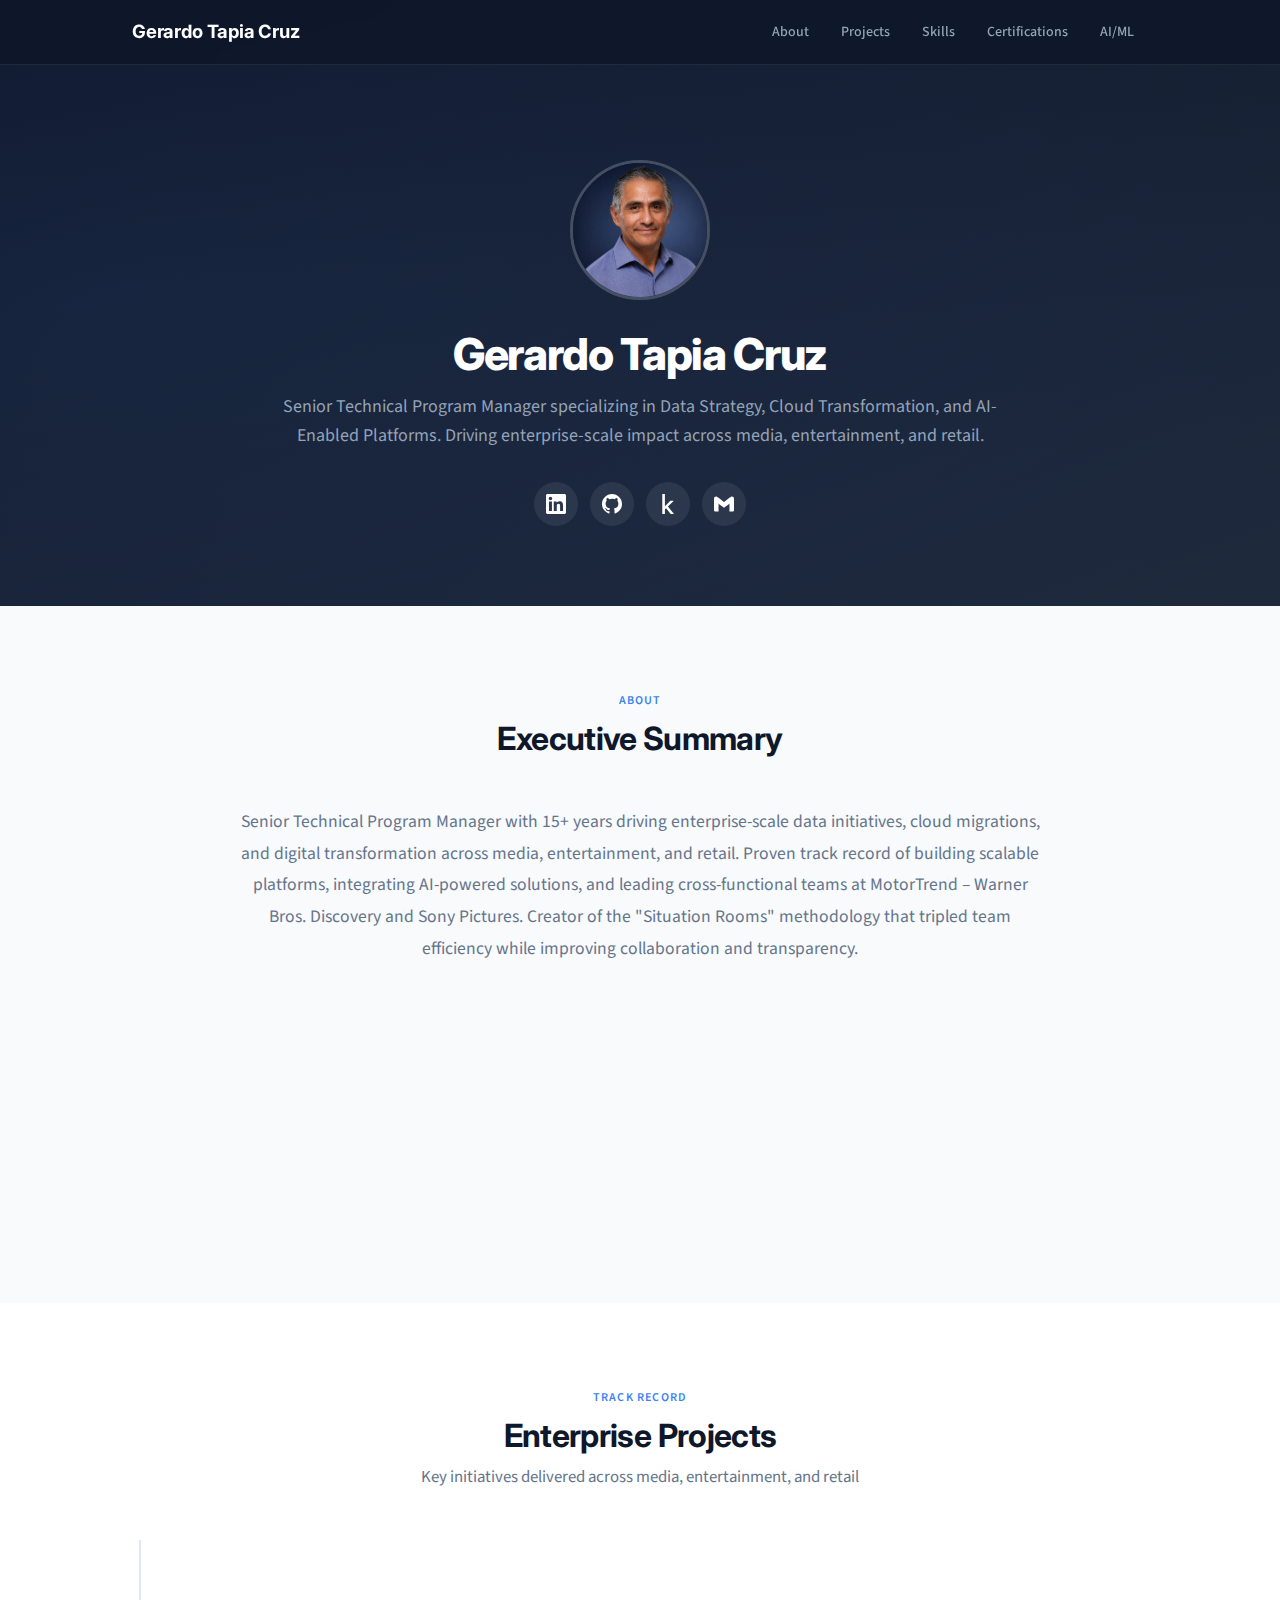
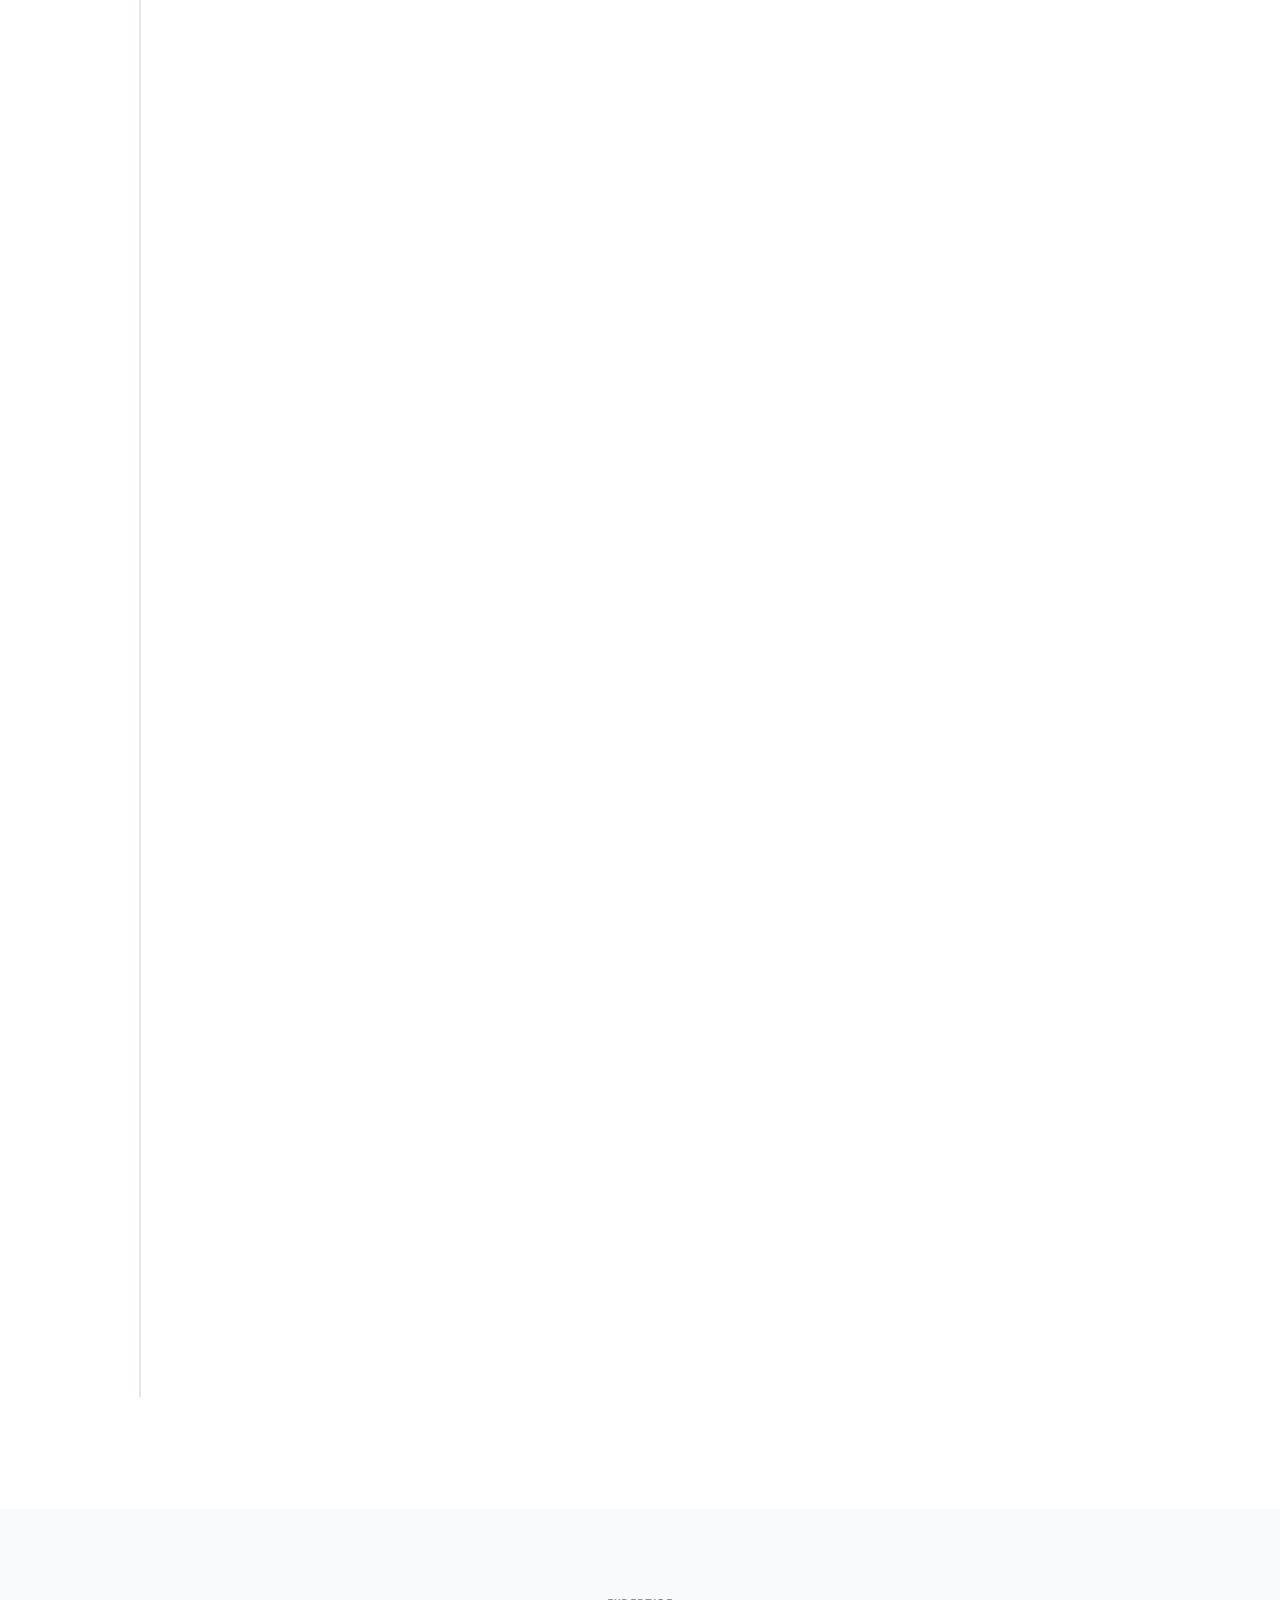
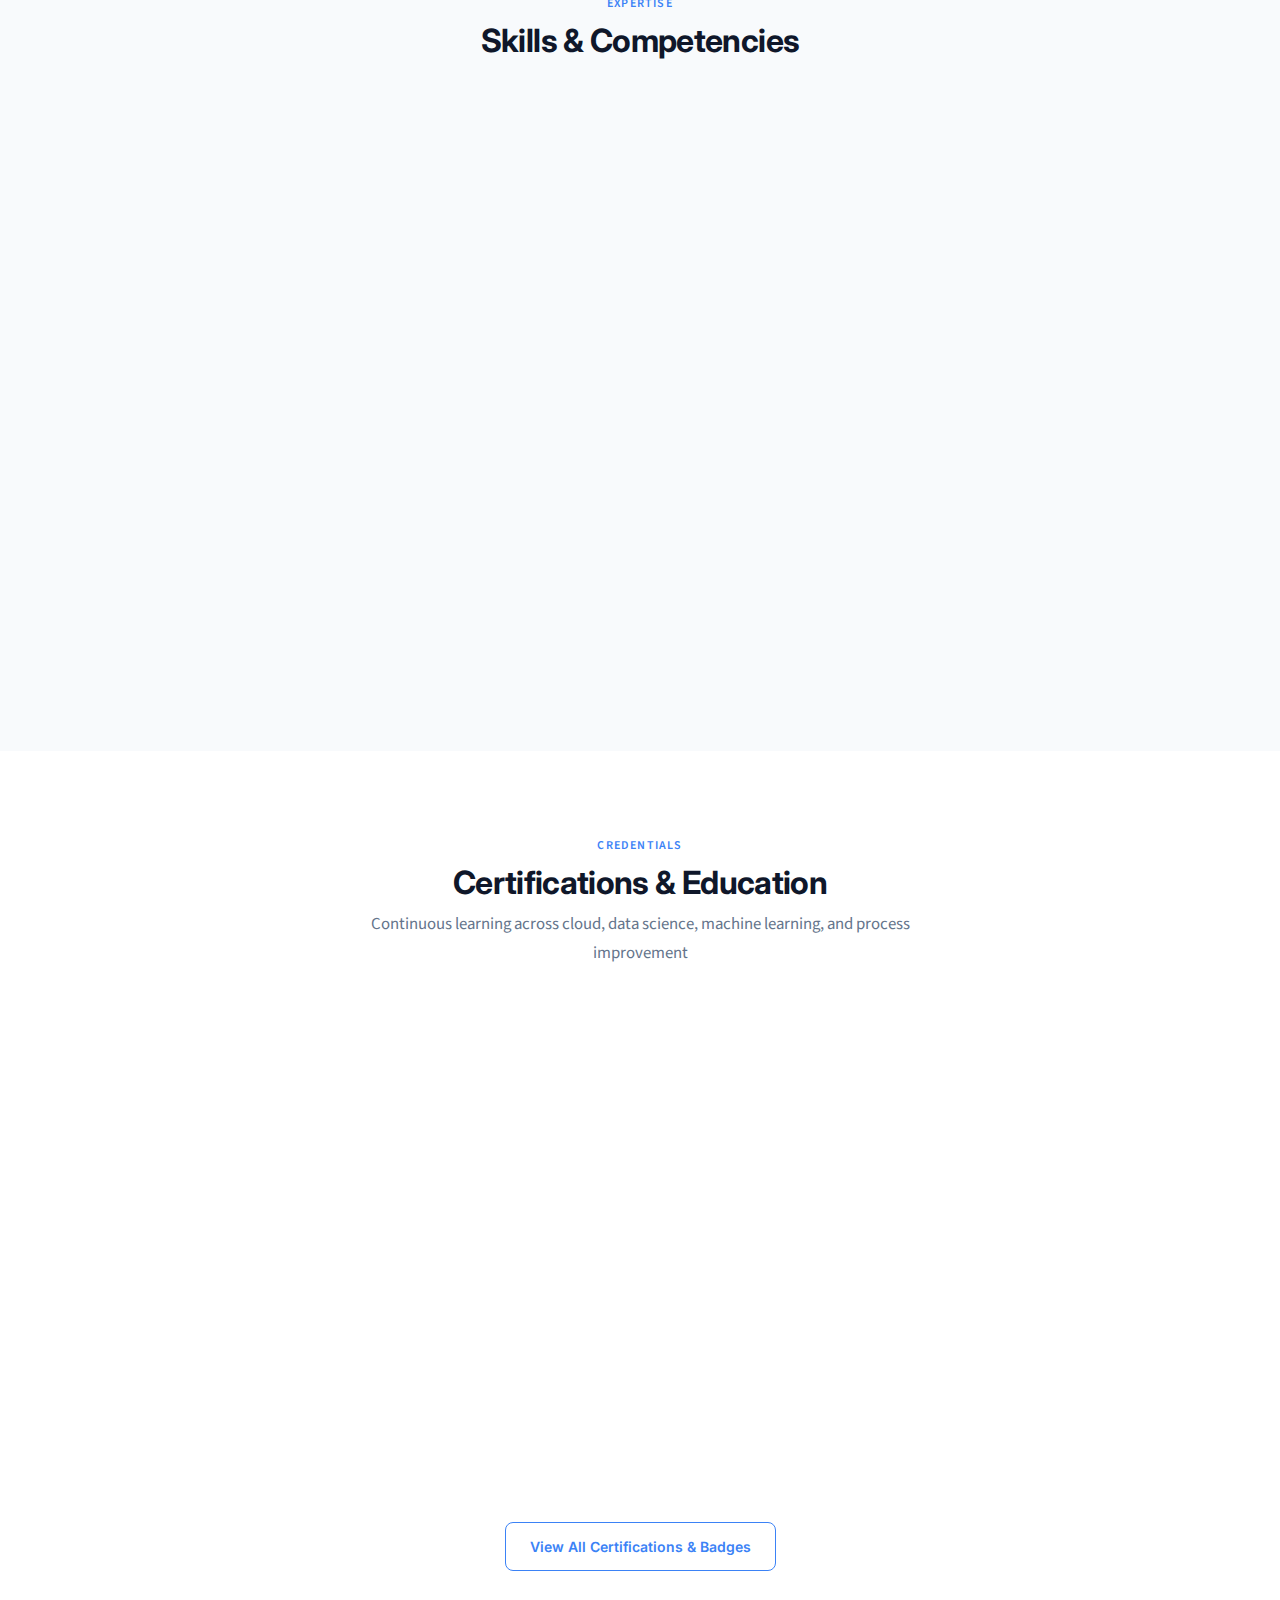
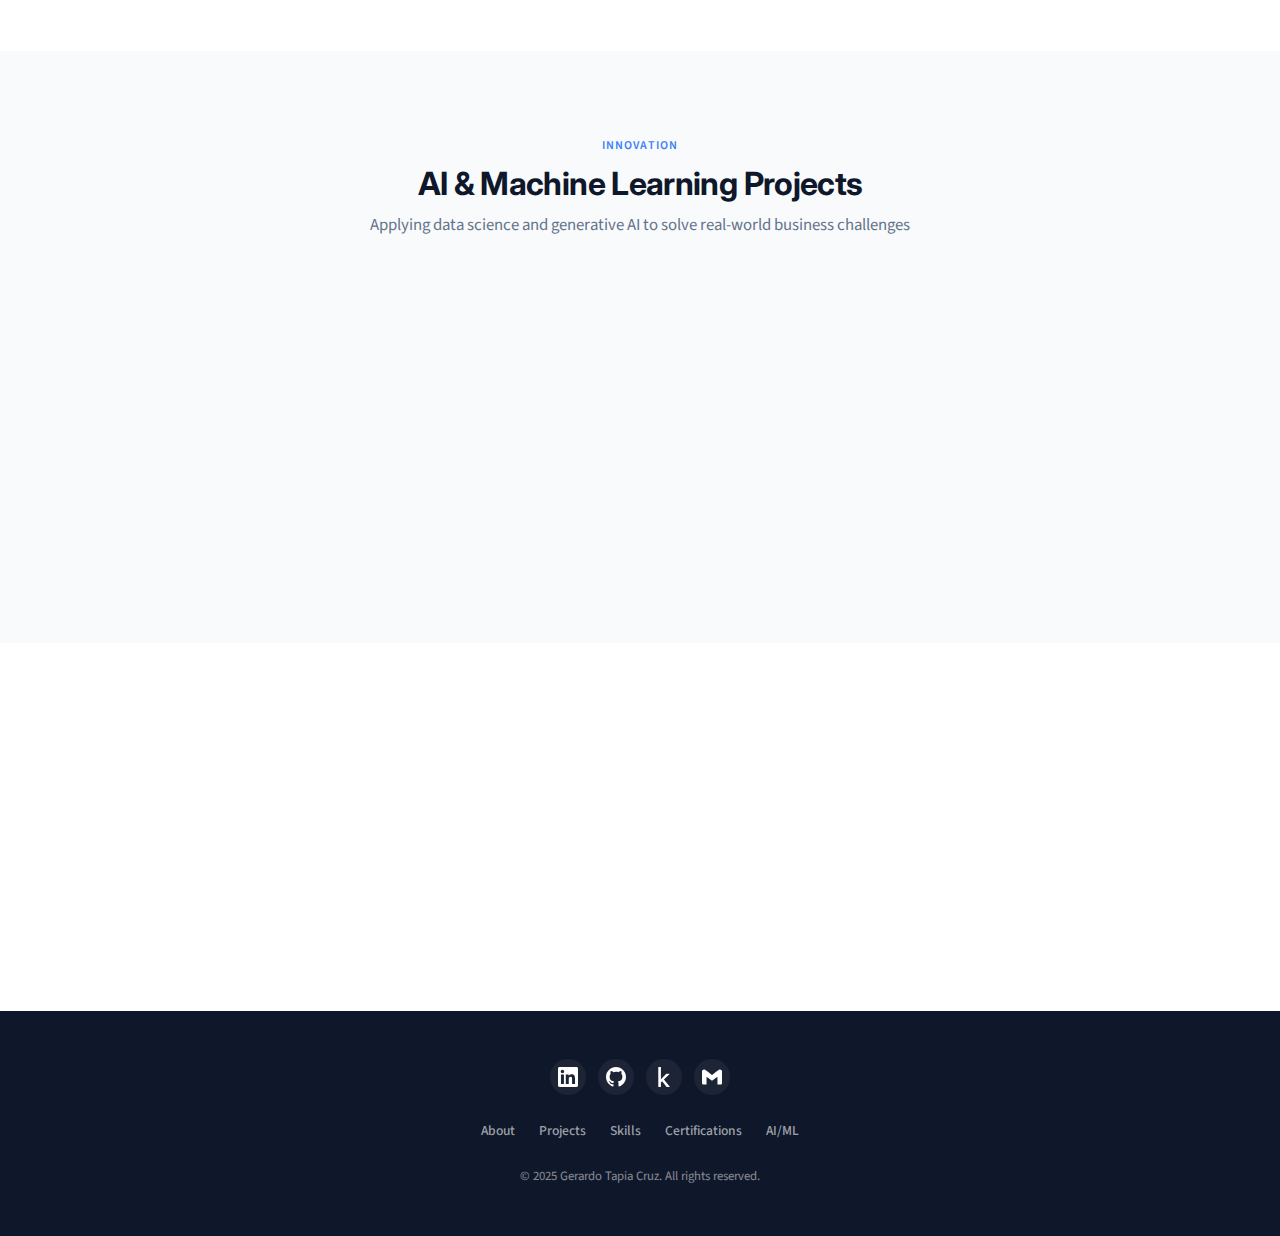
<file: index.html>
<!DOCTYPE html>
<html lang="en">
<head>
    <meta charset="UTF-8">
    <meta name="viewport" content="width=device-width, initial-scale=1.0">
    <title>Gerardo Tapia Cruz - Senior Technical Program Manager</title>
    <link rel="stylesheet" href="styles.css">
    <script src="https://cdn.amplitude.com/script/9fde69174862e95197b03905ce13779e.js"></script><script>window.amplitude.add(window.sessionReplay.plugin({sampleRate: 1}));window.amplitude.init('9fde69174862e95197b03905ce13779e', {"fetchRemoteConfig":true,"autocapture":true});</script>
</head>
<body>

    <!-- Navigation -->
    <nav class="navbar">
        <div class="container">
            <a href="#" class="nav-brand">Gerardo Tapia Cruz</a>
            <ul class="nav-links" id="navLinks">
                <li><a href="#about">About</a></li>
                <li><a href="#projects">Projects</a></li>
                <li><a href="#skills">Skills</a></li>
                <li><a href="#certifications">Certifications</a></li>
                <li><a href="#ai-ml">AI/ML</a></li>
            </ul>
            <button class="nav-toggle" id="navToggle" aria-label="Toggle navigation">
                <svg viewBox="0 0 24 24"><path d="M3 12h18M3 6h18M3 18h18"/></svg>
            </button>
        </div>
    </nav>

    <!-- Hero -->
    <header class="hero">
        <div class="hero-content">
            <img src="/images/github_profile.jpg" alt="Gerardo Tapia Cruz" class="profile-img">
            <h1>Gerardo Tapia Cruz</h1>
            <p class="tagline">Senior Technical Program Manager specializing in Data Strategy, Cloud Transformation, and AI-Enabled Platforms. Driving enterprise-scale impact across media, entertainment, and retail.</p>
            <div class="social-links">
                <a href="https://linkedin.com/in/gerardo-tapia-cruz" target="_blank" rel="noopener noreferrer" aria-label="LinkedIn">
                    <svg class="social-icon" xmlns="http://www.w3.org/2000/svg" viewBox="0 0 24 24" fill="currentColor">
                        <path d="M20.447 20.452h-3.554v-5.569c0-1.328-.027-3.037-1.852-3.037-1.853 0-2.136 1.445-2.136 2.939v5.667H9.351V9h3.414v1.561h.046c.477-.9 1.637-1.85 3.37-1.85 3.601 0 4.267 2.37 4.267 5.455v6.286zM5.337 7.433c-1.144 0-2.063-.926-2.063-2.065 0-1.138.92-2.063 2.063-2.063 1.14 0 2.064.925 2.064 2.063 0 1.139-.925 2.065-2.064 2.065zm1.782 13.019H3.555V9h3.564v11.452zM22.225 0H1.771C.792 0 0 .774 0 1.729v20.542C0 23.227.792 24 1.771 24h20.451C23.2 24 24 23.227 24 22.271V1.729C24 .774 23.2 0 22.222 0h.003z"/>
                    </svg>
                </a>
                <a href="https://github.com/gtapia75" target="_blank" rel="noopener noreferrer" aria-label="GitHub">
                    <svg class="social-icon" xmlns="http://www.w3.org/2000/svg" viewBox="0 0 24 24" fill="currentColor">
                        <path d="M12 0C5.374 0 0 5.373 0 12c0 5.302 3.438 9.8 8.207 11.387.599.111.793-.261.793-.577v-2.234c-3.338.726-4.033-1.416-4.033-1.416-.546-1.387-1.333-1.756-1.333-1.756-1.089-.745.083-.729.083-.729 1.205.084 1.839 1.237 1.839 1.237 1.07 1.834 2.807 1.304 3.492.997.107-.775.418-1.305.762-1.604-2.665-.305-5.467-1.334-5.467-5.931 0-1.311.469-2.381 1.236-3.221-.124-.303-.535-1.524.117-3.176 0 0 1.008-.322 3.301 1.23A11.509 11.509 0 0112 5.803c1.02.005 2.047.138 3.006.404 2.291-1.552 3.297-1.23 3.297-1.23.653 1.653.242 2.874.118 3.176.77.84 1.235 1.911 1.235 3.221 0 4.609-2.807 5.624-5.479 5.921.43.372.823 1.102.823 2.222v3.293c0 .319.192.694.801.576C20.566 21.797 24 17.3 24 12c0-6.627-5.373-12-12-12z"/>
                    </svg>
                </a>
                <a href="https://www.kaggle.com/gtapia" target="_blank" rel="noopener noreferrer" aria-label="Kaggle">
                    <svg class="social-icon" xmlns="http://www.w3.org/2000/svg" viewBox="0 0 24 24" fill="currentColor">
                        <path d="M18.825 23.859c-.022.092-.117.141-.281.141h-3.139c-.187 0-.351-.082-.492-.248l-5.178-6.589-1.448 1.374v5.111c0 .235-.117.352-.351.352H5.505c-.236 0-.354-.117-.354-.352V.353c0-.233.118-.353.354-.353h2.431c.234 0 .351.12.351.353v14.343l6.203-6.272c.165-.165.33-.246.495-.246h3.239c.144 0 .236.06.285.18.046.149.034.255-.036.315l-6.555 6.344 6.836 8.507c.095.104.117.208.07.358"/>
                    </svg>
                </a>
                <a href="mailto:gertapia75@gmail.com" aria-label="Email">
                    <svg class="social-icon" xmlns="http://www.w3.org/2000/svg" viewBox="0 0 24 24" fill="currentColor">
                        <path d="M24 5.457v13.909c0 .904-.732 1.636-1.636 1.636h-3.819V11.73L12 16.64l-6.545-4.91v9.273H1.636A1.636 1.636 0 0 1 0 19.366V5.457c0-2.023 2.309-3.178 3.927-1.964L5.455 4.64 12 9.548l6.545-4.91 1.528-1.145C21.69 2.28 24 3.434 24 5.457z"/>
                    </svg>
                </a>
            </div>
        </div>
    </header>

    <!-- Executive Summary -->
    <section id="about">
        <div class="container">
            <div class="section-header">
                <span class="section-label">About</span>
                <h2>Executive Summary</h2>
            </div>
            <div class="executive-summary fade-in">
                <p>Senior Technical Program Manager with 15+ years driving enterprise-scale data initiatives, cloud migrations, and digital transformation across media, entertainment, and retail. Proven track record of building scalable platforms, integrating AI-powered solutions, and leading cross-functional teams at MotorTrend &ndash; Warner Bros. Discovery and Sony Pictures. Creator of the "Situation Rooms" methodology that tripled team efficiency while improving collaboration and transparency.</p>
            </div>
            <div class="strengths fade-in">
                <div class="strength-item">Data &amp; Cloud Strategy</div>
                <div class="strength-item">AI-Enabled Platforms</div>
                <div class="strength-item">CDP &amp; Experimentation</div>
                <div class="strength-item">Cross-Team Collaboration</div>
                <div class="strength-item">Servant Leadership</div>
                <div class="strength-item">Digital Transformation</div>
            </div>
            <div class="metrics fade-in">
                <div class="metric-card">
                    <div class="metric-value">15+</div>
                    <div class="metric-label">Years of Experience</div>
                </div>
                <div class="metric-card">
                    <div class="metric-value">$750K+</div>
                    <div class="metric-label">Cost Savings Delivered</div>
                </div>
                <div class="metric-card">
                    <div class="metric-value">17</div>
                    <div class="metric-label">Countries Launched</div>
                </div>
                <div class="metric-card">
                    <div class="metric-value">1,500+</div>
                    <div class="metric-label">Tickets Managed</div>
                </div>
            </div>
        </div>
    </section>

    <!-- Enterprise Projects -->
    <section id="projects">
        <div class="container">
            <div class="section-header">
                <span class="section-label">Track Record</span>
                <h2>Enterprise Projects</h2>
                <p>Key initiatives delivered across media, entertainment, and retail</p>
            </div>
            <div class="timeline">

                <!-- Project 1 -->
                <div class="timeline-item fade-in">
                    <details class="timeline-card" open>
                        <summary>
                            <div>
                                <div class="timeline-company">MotorTrend &ndash; Warner Bros. Discovery</div>
                                Enterprise Customer Data Platform (CDP) Transformation
                            </div>
                        </summary>
                        <div class="timeline-body">
                            <p>Led a multi-year initiative to implement a <strong>Customer Data Platform (CDP)</strong> across MotorTrend's digital ecosystem, integrating analytics from <strong>eight different technology platforms</strong> including Web, Mobile Web, Android, iOS, AppleTV, Roku, Connected TVs and Gaming consoles.</p>
                            <p><strong>Challenges &amp; Complexity:</strong></p>
                            <ul>
                                <li>Managed integration across <strong>multiple teams</strong> (Data Engineering, Product, QA).</li>
                                <li>Consolidated data from multiple platforms into a single source of truth to improve accessibility and reduce reliance on Adobe Analytics. Created unified customer profiles by linking separate data points.</li>
                                <li>Integrated downstream systems including <strong>data warehouse, Google Ad Manager (GAM), internal email services, and visualization tools like Amplitude</strong> to enable deeper data analysis.</li>
                                <li>Addressed implementation bottlenecks by reducing dependence on a limited number of engineers with deep Adobe Analytics expertise, allowing for faster deployment and scalability.</li>
                                <li>Oversaw <strong>1,500+ development tickets</strong> related to data integration, validation, and automation during the first 12 months.</li>
                            </ul>
                            <p><strong>Innovations &amp; Solutions:</strong></p>
                            <ul>
                                <li>Introduced <strong>"Situation Rooms"</strong>, a collaborative problem-solving framework that <strong>doubled ticket resolution speed</strong> and improved cross-team communication.</li>
                                <li>Built <strong>real-time data validation pipelines</strong>, reducing data inconsistencies by <strong>75%</strong> and ensuring accuracy across platforms.</li>
                                <li>Developed <strong>automated dashboards</strong> that transformed reporting <strong>from days to minutes</strong>, providing instant access to key business metrics.</li>
                                <li>Enabled real-time tracking of <strong>Core Web Vitals, ad load times, and ad performance metrics</strong>, allowing teams to monitor <strong>ads requested, rendered, and viewed</strong>.</li>
                            </ul>
                            <p><strong>Impact &amp; Achievements:</strong></p>
                            <ul>
                                <li><strong>$750K in cost savings</strong> through workflow optimization and reduced dependency on Adobe Analytics.</li>
                                <li><strong>Increased accessibility of analytics</strong> across the company, allowing teams in Sales, Ad Sales, Finance, Business Intelligence, Product Management, Program Management, QA, and Marketing to self-serve insights using Amplitude.</li>
                                <li>Created <strong>human-readable data attributes</strong>, eliminating the need for specialized data analysts to extract insights.</li>
                                <li>Enabled <strong>near real-time analytics</strong>, improving decision-making accuracy and speed across the organization.</li>
                            </ul>
                            <p>This transformation unlocked <strong>company-wide data visibility</strong>, empowering all teams to make <strong>faster, data-driven decisions</strong> with <strong>more accessible and accurate analytics</strong>.</p>
                        </div>
                    </details>
                </div>

                <!-- Project 2 -->
                <div class="timeline-item fade-in">
                    <details class="timeline-card">
                        <summary>
                            <div>
                                <div class="timeline-company">MotorTrend &ndash; Warner Bros. Discovery</div>
                                Nitrous Heads-Up Display (HUD) for Real-Time Metrics
                            </div>
                        </summary>
                        <div class="timeline-body">
                            <p>Spearheaded the design and implementation of an innovative Nitrous Heads-Up Display (HUD) system that provides real-time performance metrics for the editorial team.</p>
                            <p><strong>Use Case:</strong> The editorial team needed real-time visibility into website metrics to make immediate decisions on homepage content curation and marketing actions.</p>
                            <p><strong>Challenges &amp; Complexity:</strong></p>
                            <ul>
                                <li>The team previously waited up to 24 hours to receive traffic insights for articles.</li>
                                <li>Needed a real-time tool for immediate actions to boost traffic and impact.</li>
                            </ul>
                            <p><strong>Innovations &amp; Solutions:</strong></p>
                            <ul>
                                <li>Leveraged the "Situation Room" methodology to deliver a working product in one week.</li>
                                <li>Created a new product using CDP data to display real-time metrics including concurrent users, quality clicks, recirculation percentage, time on page, links ranking, top articles, top referrers, click heatmap, and scroll heatmap.</li>
                            </ul>
                            <p><strong>Impact &amp; Achievements:</strong></p>
                            <ul>
                                <li>Reduced time-to-insight from days to minutes, enabling immediate editorial action.</li>
                                <li>Delivered <strong>$45K annual savings</strong> due to software licensing.</li>
                                <li>Enhanced the editorial team's ability to optimize homepage content in real-time, increasing traffic and supporting marketing efforts.</li>
                            </ul>
                        </div>
                    </details>
                </div>

                <!-- Project 3 -->
                <div class="timeline-item fade-in">
                    <details class="timeline-card">
                        <summary>
                            <div>
                                <div class="timeline-company">MotorTrend &ndash; Warner Bros. Discovery</div>
                                Data Engineering Team Transformation &amp; Agile Implementation
                            </div>
                        </summary>
                        <div class="timeline-body">
                            <p>Led a complete cultural and operational transformation of the Data Engineering team at MotorTrend by introducing Scrum methodology and data-driven practices.</p>
                            <p><strong>Challenges &amp; Complexity:</strong></p>
                            <ul>
                                <li>Inherited an unstructured team focused on reactive maintenance.</li>
                                <li>Lack of structured workflows, product backlogs, and prioritization.</li>
                            </ul>
                            <p><strong>Innovations &amp; Solutions:</strong></p>
                            <ul>
                                <li>Implemented structured product backlogs, intake process and stakeholder-driven prioritization.</li>
                                <li>Created custom analytics dashboards to track team performance.</li>
                            </ul>
                            <p><strong>Impact &amp; Achievements:</strong></p>
                            <ul>
                                <li>Achieved a <strong>50% increase in story points</strong> delivered.</li>
                                <li>Improved ticket completion rates by <strong>37%</strong>.</li>
                                <li>Fostered a positive work environment, leading to greater ownership and collaboration.</li>
                            </ul>
                        </div>
                    </details>
                </div>

                <!-- Project 4 -->
                <div class="timeline-item fade-in">
                    <details class="timeline-card">
                        <summary>
                            <div>
                                <div class="timeline-company">Sony Pictures</div>
                                Crackle SVOD Platform Launch &ndash; Latin America
                            </div>
                        </summary>
                        <div class="timeline-body">
                            <p>Led the expansion of Sony's Crackle streaming service across Latin America, successfully launching the platform in <strong>17 countries</strong> and managing technical integrations for <strong>65 different affiliates</strong>.</p>
                            <p><strong>Challenges &amp; Complexity:</strong></p>
                            <ul>
                                <li>Orchestrated multiple platform types, including <strong>OTT (Over-The-Top)</strong>, <strong>TVE (TV Everywhere)</strong>, and <strong>STB (Set-Top Box)</strong> solutions.</li>
                                <li>Coordinated with multiple teams across different countries.</li>
                            </ul>
                            <p><strong>Innovations &amp; Solutions:</strong></p>
                            <ul>
                                <li>Built and led a local <strong>QA team</strong> in Mexico, implementing Agile methodologies to improve efficiency.</li>
                                <li>Developed a <strong>centralized content delivery hub</strong> serving seven regions, reducing content delivery time by 40%.</li>
                            </ul>
                            <p><strong>Impact &amp; Achievements:</strong></p>
                            <ul>
                                <li>Improved content certification speed by <strong>50%</strong> while maintaining <strong>99.9% accuracy</strong>.</li>
                                <li>Increased team velocity by <strong>35%</strong>.</li>
                                <li>Received the <strong>Sony Crackle Employee Award</strong> in 2017 for the project's impact.</li>
                            </ul>
                        </div>
                    </details>
                </div>

                <!-- Project 5 -->
                <div class="timeline-item fade-in">
                    <details class="timeline-card">
                        <summary>
                            <div>
                                <div class="timeline-company">Sears Mexico</div>
                                Enterprise Digital Transformation
                            </div>
                        </summary>
                        <div class="timeline-body">
                            <p>As Head of IT Merchandise, led a major digital transformation initiative that revolutionized purchasing and inventory operations at Sears Mexico.</p>
                            <p><strong>Challenges &amp; Complexity:</strong></p>
                            <ul>
                                <li>Architected and deployed an enterprise purchasing platform serving <strong>500+ users</strong> and connecting with <strong>200+ vendors</strong> across <strong>100+ stores</strong>.</li>
                                <li>Integrated legacy infrastructure with modern platforms.</li>
                            </ul>
                            <p><strong>Innovations &amp; Solutions:</strong></p>
                            <ul>
                                <li>Enabled real-time inventory tracking and automated vendor management.</li>
                                <li>Modernized the entire supply chain technology stack.</li>
                            </ul>
                            <p><strong>Impact &amp; Achievements:</strong></p>
                            <ul>
                                <li>Achieved a <strong>40% reduction in processing time</strong> for purchasing operations.</li>
                                <li>Reduced transaction processing costs by <strong>45%</strong>.</li>
                                <li>Ensured zero disruption to daily retail operations while leading a team of <strong>5 specialized engineers</strong>.</li>
                            </ul>
                        </div>
                    </details>
                </div>

            </div>
        </div>
    </section>

    <!-- Skills -->
    <section id="skills">
        <div class="container">
            <div class="section-header">
                <span class="section-label">Expertise</span>
                <h2>Skills &amp; Competencies</h2>
            </div>
            <div class="skills-grid fade-in">
                <div class="skill-category">
                    <h3>Program Management &amp; Leadership</h3>
                    <ul class="skill-pills">
                        <li>Enterprise Program Management</li>
                        <li>Cross-functional Leadership</li>
                        <li>Agile &amp; Scrum (SPOC)</li>
                        <li>Change Management</li>
                        <li>Stakeholder Management</li>
                        <li>Risk Mitigation</li>
                        <li>Vendor Management</li>
                        <li>Resource Planning</li>
                        <li>Servant Leadership</li>
                    </ul>
                </div>
                <div class="skill-category">
                    <h3>Technical Expertise</h3>
                    <ul class="skill-pills">
                        <li>Data Engineering</li>
                        <li>Data Architecture</li>
                        <li>CDP Platforms</li>
                        <li>Business Intelligence</li>
                        <li>Data Science (UCLA)</li>
                        <li>Machine Learning (MIT)</li>
                        <li>AWS Cloud (Certified)</li>
                        <li>ITIL Service Management</li>
                        <li>System Integration</li>
                        <li>Data Privacy &amp; Compliance</li>
                    </ul>
                </div>
                <div class="skill-category">
                    <h3>Tools &amp; Technologies</h3>
                    <ul class="skill-pills">
                        <li>Jira</li>
                        <li>Confluence</li>
                        <li>MS Project</li>
                        <li>Smartsheet</li>
                        <li>Notion</li>
                        <li>Snowflake</li>
                        <li>mParticle</li>
                        <li>Amplitude</li>
                        <li>Python</li>
                        <li>SQL</li>
                        <li>AWS</li>
                        <li>Six Sigma</li>
                    </ul>
                </div>
                <div class="skill-category">
                    <h3>Industry Knowledge</h3>
                    <ul class="skill-pills">
                        <li>Media &amp; Entertainment</li>
                        <li>Streaming (SVOD/OTT)</li>
                        <li>Digital Products</li>
                        <li>Retail &amp; E-commerce</li>
                        <li>Enterprise Architecture</li>
                        <li>Digital Transformation</li>
                    </ul>
                </div>
            </div>
        </div>
    </section>

    <!-- Certifications & Education -->
    <section id="certifications">
        <div class="container">
            <div class="section-header">
                <span class="section-label">Credentials</span>
                <h2>Certifications &amp; Education</h2>
                <p>Continuous learning across cloud, data science, machine learning, and process improvement</p>
            </div>
            <div class="cards-grid fade-in">
                <div class="card">
                    <h3>MIT &ndash; Data Science &amp; Machine Learning</h3>
                    <p>Data Science and Machine Learning: Making Data-Driven Decisions. Offered by MIT, MIT IDSS, and Great Learning. Invited speaker at new cohort opening ceremony.</p>
                </div>
                <div class="card">
                    <h3>UCLA &ndash; Data Science Certificate</h3>
                    <p>Comprehensive program covering data visualization, big data, and machine learning with hands-on project implementations.</p>
                </div>
                <div class="card">
                    <h3>AWS Cloud Practitioner</h3>
                    <p>Foundational understanding of AWS Cloud services, architecture, security, and pricing models.</p>
                </div>
                <div class="card">
                    <h3>Scrum Product Owner (SPOC)</h3>
                    <p>Certified Scrum Product Owner by SCRUMStudy, with practical experience leading Agile teams.</p>
                </div>
                <div class="card">
                    <h3>Six Sigma Yellow Belt</h3>
                    <p>Process improvement methodology certification by SixSigmaStudy.</p>
                </div>
                <div class="card">
                    <h3>ITIL Foundation</h3>
                    <p>IT Service Management certification by PeopleCERT for enterprise service delivery frameworks.</p>
                </div>
            </div>
            <div style="text-align:center; margin-top:2rem;">
                <a href="certifications.html" class="btn btn-outline">View All Certifications &amp; Badges</a>
            </div>
        </div>
    </section>

    <!-- AI/ML -->
    <section id="ai-ml">
        <div class="container">
            <div class="section-header">
                <span class="section-label">Innovation</span>
                <h2>AI &amp; Machine Learning Projects</h2>
                <p>Applying data science and generative AI to solve real-world business challenges</p>
            </div>
            <div class="card fade-in" style="max-width:800px; margin:0 auto;">
                <p>Building on formal training from <strong>UCLA</strong> and <strong>MIT</strong>, I actively develop AI/ML proofs-of-concept including Retrieval-Augmented Generation (RAG) systems, multimodal search pipelines, and AI agents. These projects bridge the gap between academic knowledge and practical enterprise applications.</p>
                <p>Areas of focus include video and image RAG with AWS Bedrock, LLM integrations with Anthropic Claude, semantic search systems, and analytics automation.</p>
                <div style="margin-top:1.25rem; display:flex; gap:0.75rem; flex-wrap:wrap;">
                    <a href="ai-ml-projects.html" class="btn btn-primary">Explore AI/ML Projects</a>
                </div>
            </div>
        </div>
    </section>

    <!-- Personal Note -->
    <section>
        <div class="container">
            <div class="personal-note fade-in">
                <p>Beyond my professional life, I'm a dedicated family man and an avid sports enthusiast. I hold a black belt in Karate-do, and my passion for athletics has led me to complete six marathons, including the Los Angeles Marathon in 2023. When I'm not working or running, you can find me enjoying time with my wife and two teenagers, tinkering with RC helicopters and cars, or solving puzzles. This balance of technical expertise, physical activity, and family time keeps me grounded and energized to take on new challenges.</p>
            </div>
        </div>
    </section>

    <!-- Footer -->
    <footer>
        <div class="footer-content">
            <div class="social-links">
                <a href="https://linkedin.com/in/gerardo-tapia-cruz" target="_blank" rel="noopener noreferrer" aria-label="LinkedIn">
                    <svg class="social-icon" xmlns="http://www.w3.org/2000/svg" viewBox="0 0 24 24" fill="currentColor"><path d="M20.447 20.452h-3.554v-5.569c0-1.328-.027-3.037-1.852-3.037-1.853 0-2.136 1.445-2.136 2.939v5.667H9.351V9h3.414v1.561h.046c.477-.9 1.637-1.85 3.37-1.85 3.601 0 4.267 2.37 4.267 5.455v6.286zM5.337 7.433c-1.144 0-2.063-.926-2.063-2.065 0-1.138.92-2.063 2.063-2.063 1.14 0 2.064.925 2.064 2.063 0 1.139-.925 2.065-2.064 2.065zm1.782 13.019H3.555V9h3.564v11.452zM22.225 0H1.771C.792 0 0 .774 0 1.729v20.542C0 23.227.792 24 1.771 24h20.451C23.2 24 24 23.227 24 22.271V1.729C24 .774 23.2 0 22.222 0h.003z"/></svg>
                </a>
                <a href="https://github.com/gtapia75" target="_blank" rel="noopener noreferrer" aria-label="GitHub">
                    <svg class="social-icon" xmlns="http://www.w3.org/2000/svg" viewBox="0 0 24 24" fill="currentColor"><path d="M12 0C5.374 0 0 5.373 0 12c0 5.302 3.438 9.8 8.207 11.387.599.111.793-.261.793-.577v-2.234c-3.338.726-4.033-1.416-4.033-1.416-.546-1.387-1.333-1.756-1.333-1.756-1.089-.745.083-.729.083-.729 1.205.084 1.839 1.237 1.839 1.237 1.07 1.834 2.807 1.304 3.492.997.107-.775.418-1.305.762-1.604-2.665-.305-5.467-1.334-5.467-5.931 0-1.311.469-2.381 1.236-3.221-.124-.303-.535-1.524.117-3.176 0 0 1.008-.322 3.301 1.23A11.509 11.509 0 0112 5.803c1.02.005 2.047.138 3.006.404 2.291-1.552 3.297-1.23 3.297-1.23.653 1.653.242 2.874.118 3.176.77.84 1.235 1.911 1.235 3.221 0 4.609-2.807 5.624-5.479 5.921.43.372.823 1.102.823 2.222v3.293c0 .319.192.694.801.576C20.566 21.797 24 17.3 24 12c0-6.627-5.373-12-12-12z"/></svg>
                </a>
                <a href="https://www.kaggle.com/gtapia" target="_blank" rel="noopener noreferrer" aria-label="Kaggle">
                    <svg class="social-icon" xmlns="http://www.w3.org/2000/svg" viewBox="0 0 24 24" fill="currentColor"><path d="M18.825 23.859c-.022.092-.117.141-.281.141h-3.139c-.187 0-.351-.082-.492-.248l-5.178-6.589-1.448 1.374v5.111c0 .235-.117.352-.351.352H5.505c-.236 0-.354-.117-.354-.352V.353c0-.233.118-.353.354-.353h2.431c.234 0 .351.12.351.353v14.343l6.203-6.272c.165-.165.33-.246.495-.246h3.239c.144 0 .236.06.285.18.046.149.034.255-.036.315l-6.555 6.344 6.836 8.507c.095.104.117.208.07.358"/></svg>
                </a>
                <a href="mailto:gertapia75@gmail.com" aria-label="Email">
                    <svg class="social-icon" xmlns="http://www.w3.org/2000/svg" viewBox="0 0 24 24" fill="currentColor"><path d="M24 5.457v13.909c0 .904-.732 1.636-1.636 1.636h-3.819V11.73L12 16.64l-6.545-4.91v9.273H1.636A1.636 1.636 0 0 1 0 19.366V5.457c0-2.023 2.309-3.178 3.927-1.964L5.455 4.64 12 9.548l6.545-4.91 1.528-1.145C21.69 2.28 24 3.434 24 5.457z"/></svg>
                </a>
            </div>
            <nav class="footer-links">
                <a href="#about">About</a>
                <a href="#projects">Projects</a>
                <a href="#skills">Skills</a>
                <a href="#certifications">Certifications</a>
                <a href="ai-ml-projects.html">AI/ML</a>
            </nav>
            <p class="footer-copy">&copy; 2025 Gerardo Tapia Cruz. All rights reserved.</p>
        </div>
    </footer>

    <script>
    (function(){
        var toggle = document.getElementById('navToggle');
        var links = document.getElementById('navLinks');
        if(toggle && links){
            toggle.addEventListener('click', function(){ links.classList.toggle('open'); });
            links.addEventListener('click', function(e){ if(e.target.tagName==='A') links.classList.remove('open'); });
        }
        var nav = document.querySelector('.navbar');
        if(nav){ window.addEventListener('scroll', function(){ nav.classList.toggle('scrolled', window.scrollY > 10); }); }
        var observer = new IntersectionObserver(function(entries){
            entries.forEach(function(e){ if(e.isIntersecting) e.target.classList.add('visible'); });
        }, {threshold:0.1});
        document.querySelectorAll('.fade-in').forEach(function(el){ observer.observe(el); });
    })();
    </script>

</body>
</html>
</file>
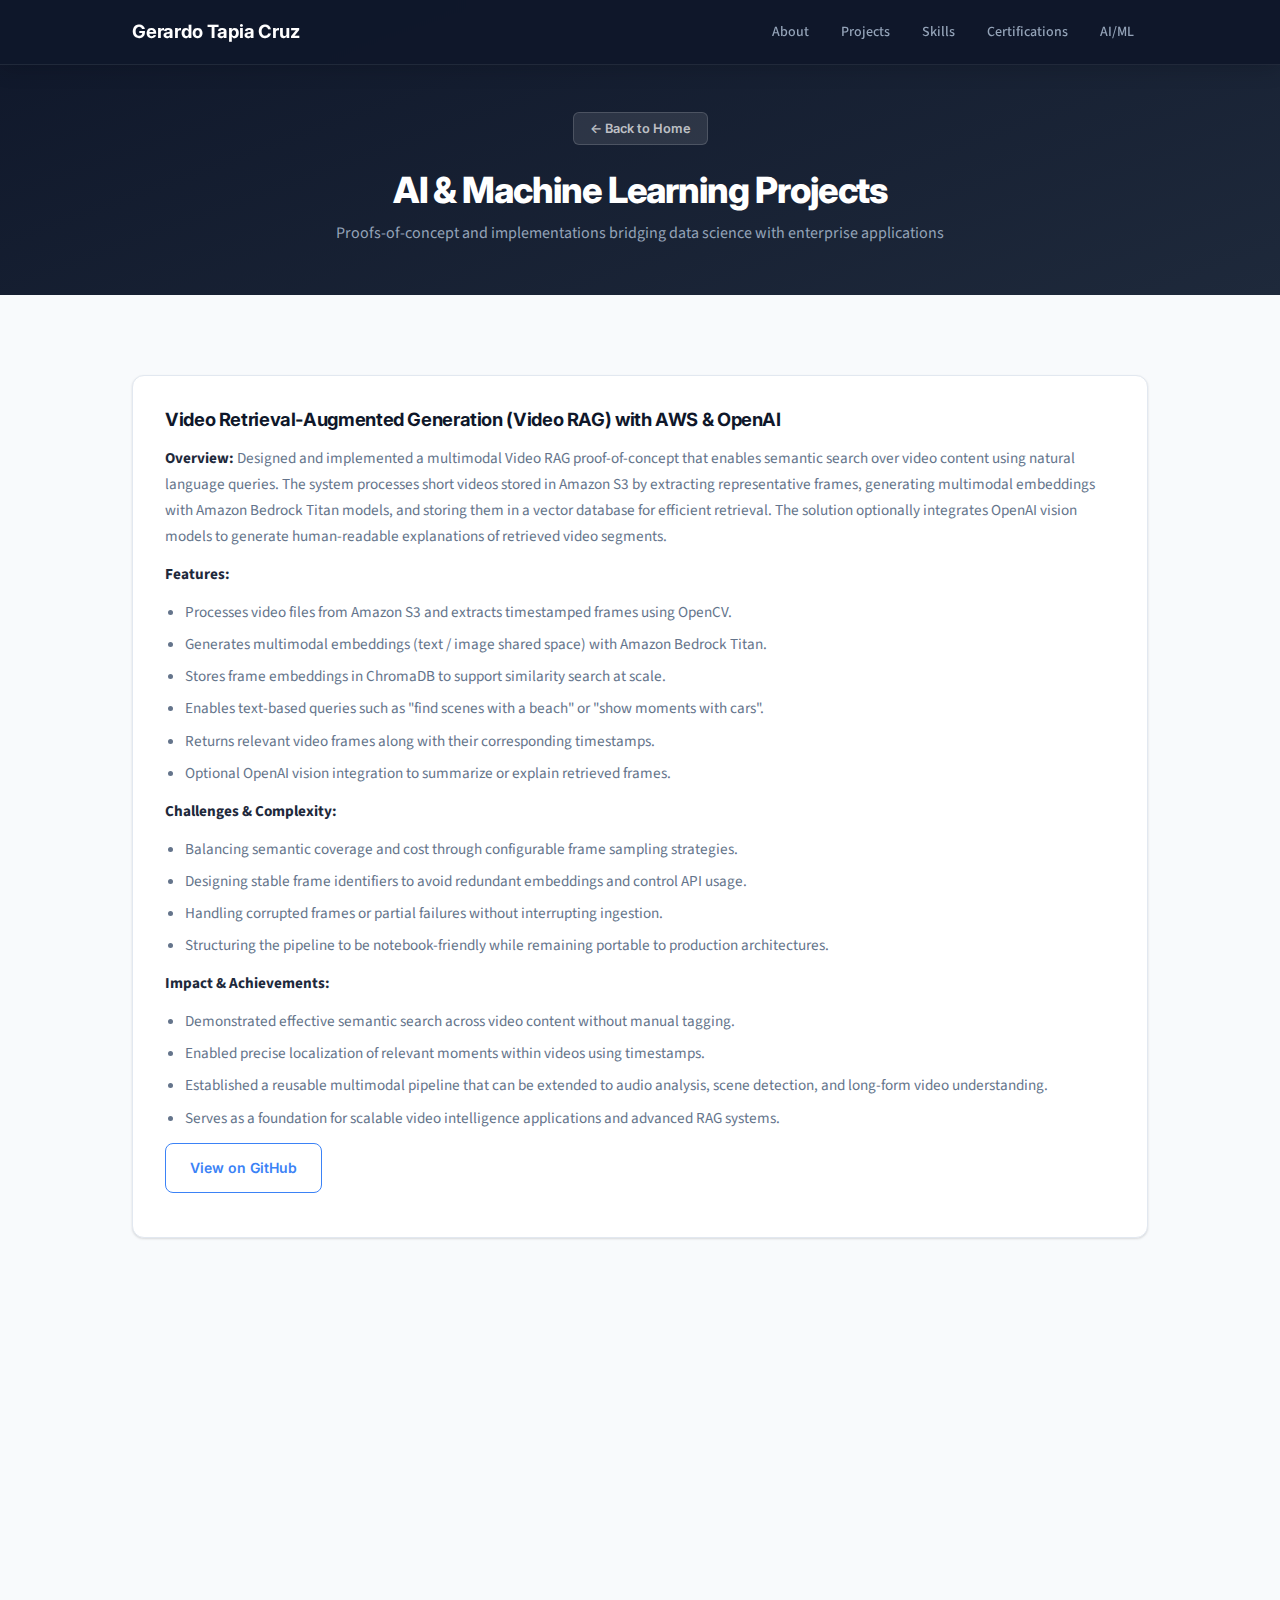
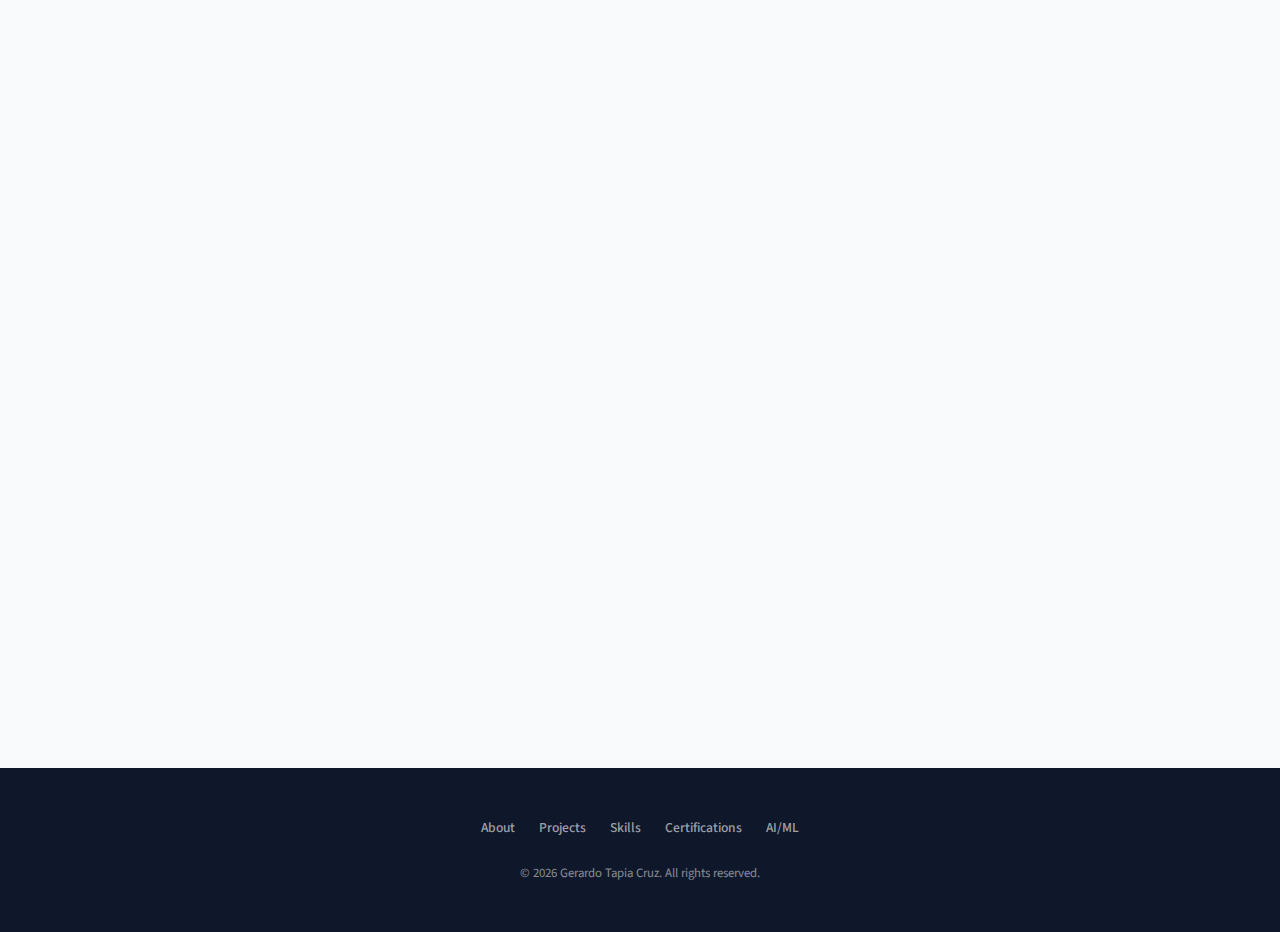
<file: ai-ml-projects.html>
<!DOCTYPE html>
<html lang="en">
<head>
    <meta charset="UTF-8">
    <meta name="viewport" content="width=device-width, initial-scale=1.0">
    <title>AI/ML Projects - Gerardo Tapia</title>
    <link rel="stylesheet" href="styles.css">
    <script src="https://cdn.amplitude.com/script/9fde69174862e95197b03905ce13779e.js"></script>
    <script>window.amplitude.add(window.sessionReplay.plugin({sampleRate: 1}));window.amplitude.init('9fde69174862e95197b03905ce13779e', {"fetchRemoteConfig":true,"autocapture":true});</script>
</head>
<body>

    <!-- Navigation -->
    <nav class="navbar scrolled">
        <div class="container">
            <a href="index.html" class="nav-brand">Gerardo Tapia Cruz</a>
            <ul class="nav-links" id="navLinks">
                <li><a href="index.html#about">About</a></li>
                <li><a href="index.html#projects">Projects</a></li>
                <li><a href="index.html#skills">Skills</a></li>
                <li><a href="index.html#certifications">Certifications</a></li>
                <li><a href="index.html#ai-ml">AI/ML</a></li>
            </ul>
            <button class="nav-toggle" id="navToggle" aria-label="Toggle navigation">
                <svg viewBox="0 0 24 24"><path d="M3 12h18M3 6h18M3 18h18"/></svg>
            </button>
        </div>
    </nav>

    <!-- Header -->
    <header class="subpage-header">
        <button onclick="window.location.href='index.html'" class="btn-back">&larr; Back to Home</button>
        <h1>AI &amp; Machine Learning Projects</h1>
        <p>Proofs-of-concept and implementations bridging data science with enterprise applications</p>
    </header>

    <!-- Projects -->
    <section>
        <div class="container">

            <div class="project-card fade-in">
                <h3>Video Retrieval-Augmented Generation (Video RAG) with AWS &amp; OpenAI</h3>
                <p><strong>Overview:</strong> Designed and implemented a multimodal Video RAG proof-of-concept that enables semantic search over video content using natural language queries. The system processes short videos stored in Amazon S3 by extracting representative frames, generating multimodal embeddings with Amazon Bedrock Titan models, and storing them in a vector database for efficient retrieval. The solution optionally integrates OpenAI vision models to generate human-readable explanations of retrieved video segments.</p>
                <p><strong>Features:</strong></p>
                <ul>
                    <li>Processes video files from Amazon S3 and extracts timestamped frames using OpenCV.</li>
                    <li>Generates multimodal embeddings (text / image shared space) with Amazon Bedrock Titan.</li>
                    <li>Stores frame embeddings in ChromaDB to support similarity search at scale.</li>
                    <li>Enables text-based queries such as "find scenes with a beach" or "show moments with cars".</li>
                    <li>Returns relevant video frames along with their corresponding timestamps.</li>
                    <li>Optional OpenAI vision integration to summarize or explain retrieved frames.</li>
                </ul>
                <p><strong>Challenges &amp; Complexity:</strong></p>
                <ul>
                    <li>Balancing semantic coverage and cost through configurable frame sampling strategies.</li>
                    <li>Designing stable frame identifiers to avoid redundant embeddings and control API usage.</li>
                    <li>Handling corrupted frames or partial failures without interrupting ingestion.</li>
                    <li>Structuring the pipeline to be notebook-friendly while remaining portable to production architectures.</li>
                </ul>
                <p><strong>Impact &amp; Achievements:</strong></p>
                <ul>
                    <li>Demonstrated effective semantic search across video content without manual tagging.</li>
                    <li>Enabled precise localization of relevant moments within videos using timestamps.</li>
                    <li>Established a reusable multimodal pipeline that can be extended to audio analysis, scene detection, and long-form video understanding.</li>
                    <li>Serves as a foundation for scalable video intelligence applications and advanced RAG systems.</li>
                </ul>
                <p><a href="https://github.com/gtapia75/s3-bedrock-video-rag" target="_blank" class="btn btn-outline">View on GitHub</a></p>
            </div>

            <div class="project-card fade-in">
                <h3>Multimodal Image Retrieval (RAG) with AWS &amp; OpenAI</h3>
                <p><strong>Overview:</strong> Built a state-of-the-art multimodal Retrieval-Augmented Generation (RAG) system that enables semantic image search from a large collection of photos stored in Amazon S3. The system uses Amazon Bedrock Titan multimodal embeddings to map images and text into a shared vector space, stores them in ChromaDB, and returns the most relevant images for a user's natural language query. Optionally, the system generates descriptive summaries of results using OpenAI Vision models.</p>
                <p><strong>Features:</strong></p>
                <ul>
                    <li>Downloads and normalizes images (JPEG/PNG) from an S3 bucket.</li>
                    <li>Generates robust multimodal embeddings (shared space for text &amp; images) using Amazon Bedrock Titan models.</li>
                    <li>Stores vectors in a persistent vector database (ChromaDB) for scalable semantic search.</li>
                    <li>Supports natural language queries such as "Find images with a blue car" or "Show cars on the beach".</li>
                    <li>Optional integration with OpenAI Vision models to produce human-readable summaries referencing labeled image results.</li>
                </ul>
                <p><strong>Challenges &amp; Complexity:</strong></p>
                <ul>
                    <li>Handling a heterogeneous image dataset and preventing embedding model failures via normalization.</li>
                    <li>Designing efficient batching and caching strategies to control API usage costs.</li>
                    <li>Building a retrieval interface that gracefully handles ambiguous or partial queries.</li>
                </ul>
                <p><strong>Impact &amp; Achievements:</strong></p>
                <ul>
                    <li>Demonstrated seamless semantic image search across thousands of images using simple natural language.</li>
                    <li>Reduced false matches and improved relevance through multimodal embeddings.</li>
                    <li>Enabled interpretable outputs by combining retrieval with generative vision summaries.</li>
                    <li>Provides a foundation for extending the same pipeline to video RAG and multimodal search apps.</li>
                </ul>
                <p><a href="https://github.com/gtapia75/s3-bedrock-text-rag" target="_blank" class="btn btn-outline">View on GitHub</a></p>
            </div>

            <div class="project-card fade-in">
                <h3>RAG Implementation with Python and Anthropic</h3>
                <p><strong>Overview:</strong> Implemented a Retrieval-Augmented Generation (RAG) system using Python, integrating Anthropic's Claude API for language model capabilities along with various other technologies for document processing and vector search.</p>
                <p><strong>Features:</strong></p>
                <ul>
                    <li>Document processing and text extraction from PDFs.</li>
                    <li>Text chunking for optimal context handling.</li>
                    <li>Vector storage and semantic search using ChromaDB.</li>
                    <li>Integration with Anthropic's Claude API for enhanced responses.</li>
                    <li>Support for metadata and URL preservation.</li>
                </ul>
                <p><strong>Challenges &amp; Complexity:</strong></p>
                <ul>
                    <li>Processed PDF files and created text chunks.</li>
                    <li>Stored vectors in ChromaDB and identified similar chunks for user queries.</li>
                </ul>
                <p><strong>Impact &amp; Achievements:</strong></p>
                <ul>
                    <li>Leveraged specialized data sources to provide context to the LLM, reducing hallucination risks.</li>
                    <li>Provided structured responses using Anthropic's NLP capabilities.</li>
                </ul>
                <p><a href="https://github.com/gtapia75/RAG_Project" target="_blank" class="btn btn-outline">View on GitHub</a></p>
            </div>

            <div class="project-card fade-in">
                <h3>AI Agent Car Compare Solution</h3>
                <p><strong>Overview:</strong> Developed an AI-powered chatbot solution that provides intelligent car comparisons. This solution leverages ChromaDB for data storage, Anthropic's Claude LLM for natural language processing, and a sophisticated comparison engine to offer users insights based on specific car specifications.</p>
                <p><strong>Features:</strong></p>
                <ul>
                    <li>Multi-car comparison across various specifications</li>
                    <li>Natural language understanding for user queries</li>
                    <li>Detailed comparisons of technical specifications, safety ratings, comfort, and tech features</li>
                    <li>AI-powered intelligent analysis and recommendations</li>
                    <li>Real-time and flexible querying capabilities</li>
                    <li>Comprehensive data processing for structured responses</li>
                </ul>
                <p><strong>Challenges &amp; Complexity:</strong></p>
                <ul>
                    <li>Processing large amounts of car specification data from PDFs</li>
                    <li>Creating text chunks and vectorizing them for semantic search</li>
                    <li>Identifying relevant chunks for user queries and integrating with Claude LLM for human-like responses</li>
                </ul>
                <p><strong>Impact &amp; Achievements:</strong></p>
                <ul>
                    <li>Enabled users to receive precise answers based on specific car knowledge domains</li>
                    <li>Reduced response time for car comparison insights, improving user experience</li>
                    <li>Reduced the risk of hallucinations by using domain-specific data for context</li>
                </ul>
                <p><a href="https://github.com/gtapia75/AI_Agents_CarCompare" target="_blank" class="btn btn-outline">View on GitHub</a></p>
            </div>

            <div class="project-card fade-in">
                <h3>URL Similarity Search System using ChromaDB</h3>
                <p><strong>Overview:</strong> This project implements a smart URL matching system that helps users find the correct webpage even when they encounter typos or slightly incorrect URLs. By converting URLs into numerical vectors and using ChromaDB for similarity search, the system identifies and suggests the most similar valid URLs from a website's sitemap.</p>
                <p><strong>Features:</strong></p>
                <ul>
                    <li>Processes XML sitemaps to extract URLs</li>
                    <li>Converts URLs into vector representations</li>
                    <li>Stores these vectors in ChromaDB for efficient similarity search</li>
                    <li>Finds similar URLs when given a potentially incorrect URL</li>
                    <li>Redirects users to the closest matching content</li>
                </ul>
                <p><strong>Challenges &amp; Complexity:</strong></p>
                <ul>
                    <li>Ensuring accuracy when processing large amounts of URL data</li>
                    <li>Developing vectorization techniques for URL comparison</li>
                    <li>Handling multiple URL structures, formats, and patterns</li>
                </ul>
                <p><strong>Impact &amp; Achievements:</strong></p>
                <ul>
                    <li>Improved user experience by guiding users to the correct content instead of showing generic 404 errors</li>
                    <li>Reduced user frustration and maintained engagement on the site</li>
                    <li>Enabled support for content migration, legacy URL structures, and preserved SEO value</li>
                </ul>
                <p><a href="https://github.com/gtapia75/URL_similarity" target="_blank" class="btn btn-outline">View on GitHub</a></p>
            </div>

            <div class="project-card fade-in">
                <h3>Amplitude Analytics Documentation RAG System</h3>
                <p><strong>Overview:</strong> This project implements a Retrieval-Augmented Generation (RAG) system for Amplitude Analytics documentation. It combines vector similarity search with Claude AI to provide intelligent, context-aware guidance for implementing analytics tracking and analysis in Amplitude.</p>
                <p><strong>Features:</strong></p>
                <ul>
                    <li>Markdown documentation parsing</li>
                    <li>Semantic search for relevant events and attributes</li>
                    <li>AI-powered implementation guidance</li>
                    <li>Attribute-aware analytics recommendations</li>
                    <li>Interactive query processing</li>
                    <li>Real-time similarity scoring</li>
                </ul>
                <p><strong>Challenges &amp; Complexity:</strong></p>
                <ul>
                    <li>Integrating multiple data sources and vectorizing documentation content</li>
                    <li>Ensuring high accuracy in semantic search for specific analytics guidance</li>
                    <li>Developing a robust interactive query processing system</li>
                </ul>
                <p><strong>Impact &amp; Achievements:</strong></p>
                <ul>
                    <li>Improved efficiency of analytics implementation by providing precise, context-aware guidance</li>
                    <li>Reduced time spent on searching documentation by offering real-time, relevant answers</li>
                    <li>Enhanced onboarding experience for new analytics team members by providing structured assistance</li>
                </ul>
                <p><a href="https://github.com/gtapia75/RAG_analytics_helper" target="_blank" class="btn btn-outline">View on GitHub</a></p>
            </div>

            <div class="project-card fade-in">
                <h3>Additional Projects &amp; Resources</h3>
                <p><strong>Overview:</strong> Additional projects and creative AI applications available on my GitHub repository.</p>
                <ul>
                    <li>Interview prompts for mock interviews with ChatGPT &mdash; <a href="interviewprompts.html">See prompts</a></li>
                    <li>How to create a Toy Figure using AI &mdash; <a href="collectibleToyFigure.html">See prompts</a></li>
                    <li>Supervised Machine Learning Projects &mdash; <a href="https://github.com/gtapia75/Supervised-Machine-Learning" target="_blank">View on GitHub</a></li>
                    <li>Data Visualization Projects &mdash; <a href="https://github.com/gtapia75/data-visualization" target="_blank">View on GitHub</a></li>
                    <li>Data Analysis Projects &mdash; <a href="https://github.com/gtapia75/data-analysis" target="_blank">View on GitHub</a></li>
                    <li>Product Recommendation Project &mdash; <a href="https://github.com/gtapia75/amazon-product-recommender" target="_blank">View on GitHub</a></li>
                    <li>Snowflake Data Quality Projects &mdash; <a href="https://github.com/gtapia75/data-quality-pipeline" target="_blank">View on GitHub</a></li>
                </ul>
            </div>

        </div>
    </section>

    <!-- Footer -->
    <footer>
        <div class="footer-content">
            <nav class="footer-links">
                <a href="index.html#about">About</a>
                <a href="index.html#projects">Projects</a>
                <a href="index.html#skills">Skills</a>
                <a href="index.html#certifications">Certifications</a>
                <a href="index.html#ai-ml">AI/ML</a>
            </nav>
            <p class="footer-copy">&copy; 2026 Gerardo Tapia Cruz. All rights reserved.</p>
        </div>
    </footer>

    <script>
    (function(){
        var toggle = document.getElementById('navToggle');
        var links = document.getElementById('navLinks');
        if(toggle && links){
            toggle.addEventListener('click', function(){ links.classList.toggle('open'); });
            links.addEventListener('click', function(e){ if(e.target.tagName==='A') links.classList.remove('open'); });
        }
        var observer = new IntersectionObserver(function(entries){
            entries.forEach(function(e){ if(e.isIntersecting) e.target.classList.add('visible'); });
        }, {threshold:0.1});
        document.querySelectorAll('.fade-in').forEach(function(el){ observer.observe(el); });
    })();
    </script>

</body>
</html>
</file>
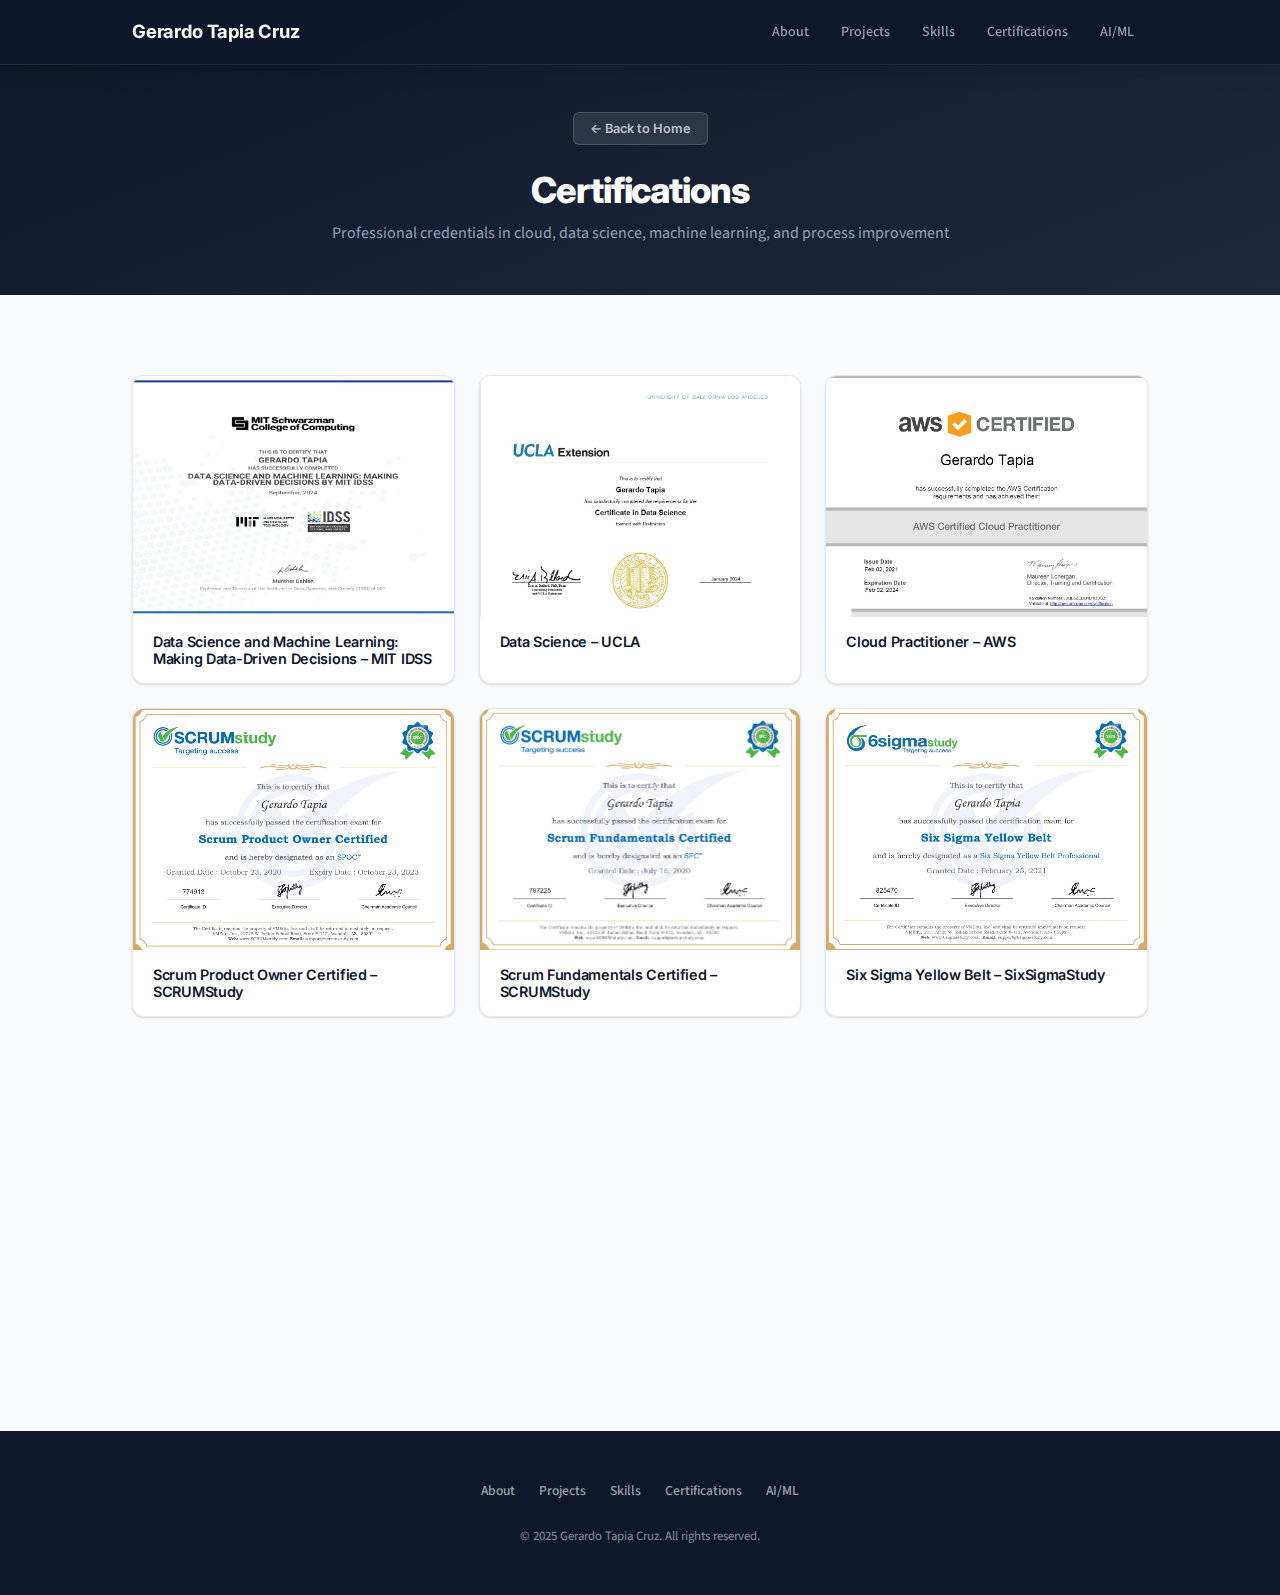
<file: certifications.html>
<!DOCTYPE html>
<html lang="en">
<head>
    <meta charset="UTF-8">
    <meta name="viewport" content="width=device-width, initial-scale=1.0">
    <title>Certifications - Gerardo Tapia</title>
    <link rel="stylesheet" href="styles.css">
    <script src="https://cdn.amplitude.com/script/9fde69174862e95197b03905ce13779e.js"></script><script>window.amplitude.add(window.sessionReplay.plugin({sampleRate: 1}));window.amplitude.init('9fde69174862e95197b03905ce13779e', {"fetchRemoteConfig":true,"autocapture":true});</script>
</head>
<body>

    <!-- Navigation -->
    <nav class="navbar scrolled">
        <div class="container">
            <a href="index.html" class="nav-brand">Gerardo Tapia Cruz</a>
            <ul class="nav-links" id="navLinks">
                <li><a href="index.html#about">About</a></li>
                <li><a href="index.html#projects">Projects</a></li>
                <li><a href="index.html#skills">Skills</a></li>
                <li><a href="index.html#certifications">Certifications</a></li>
                <li><a href="index.html#ai-ml">AI/ML</a></li>
            </ul>
            <button class="nav-toggle" id="navToggle" aria-label="Toggle navigation">
                <svg viewBox="0 0 24 24"><path d="M3 12h18M3 6h18M3 18h18"/></svg>
            </button>
        </div>
    </nav>

    <!-- Header -->
    <header class="subpage-header">
        <button onclick="window.location.href='index.html'" class="btn-back">&larr; Back to Home</button>
        <h1>Certifications</h1>
        <p>Professional credentials in cloud, data science, machine learning, and process improvement</p>
    </header>

    <!-- Certifications Grid -->
    <section>
        <div class="container">
            <div class="cert-grid">
                <div class="cert-card fade-in">
                    <img src="images/MIT_DataScience.jpg" alt="MIT Data Science Certification">
                    <h3>Data Science and Machine Learning: Making Data-Driven Decisions &ndash; MIT IDSS</h3>
                </div>
                <div class="cert-card fade-in">
                    <img src="images/UCLA_DataScience.jpg" alt="UCLA Data Science Certification">
                    <h3>Data Science &ndash; UCLA</h3>
                </div>
                <div class="cert-card fade-in">
                    <img src="images/AWS_CloudPractitioner.jpg" alt="AWS Cloud Practitioner Certification">
                    <h3>Cloud Practitioner &ndash; AWS</h3>
                </div>
                <div class="cert-card fade-in">
                    <img src="images/Scrum_SPOC.jpg" alt="Scrum Product Owner Certification">
                    <h3>Scrum Product Owner Certified &ndash; SCRUMStudy</h3>
                </div>
                <div class="cert-card fade-in">
                    <img src="images/Scrum_fundamentals.jpg" alt="Scrum Fundamentals Certification">
                    <h3>Scrum Fundamentals Certified &ndash; SCRUMStudy</h3>
                </div>
                <div class="cert-card fade-in">
                    <img src="images/SixSigma_YellowBelt.jpg" alt="Six Sigma Yellow Belt Certification">
                    <h3>Six Sigma Yellow Belt &ndash; SixSigmaStudy</h3>
                </div>
                <div class="cert-card fade-in">
                    <img src="images/ITIL_Foundations.jpg" alt="ITIL Foundation Certification">
                    <h3>ITIL Foundation Certificate in IT Service Management &ndash; PeopleCERT</h3>
                </div>
            </div>
        </div>
    </section>

    <!-- Footer -->
    <footer>
        <div class="footer-content">
            <nav class="footer-links">
                <a href="index.html#about">About</a>
                <a href="index.html#projects">Projects</a>
                <a href="index.html#skills">Skills</a>
                <a href="index.html#certifications">Certifications</a>
                <a href="ai-ml-projects.html">AI/ML</a>
            </nav>
            <p class="footer-copy">&copy; 2025 Gerardo Tapia Cruz. All rights reserved.</p>
        </div>
    </footer>

    <script>
    (function(){
        var toggle = document.getElementById('navToggle');
        var links = document.getElementById('navLinks');
        if(toggle && links){
            toggle.addEventListener('click', function(){ links.classList.toggle('open'); });
            links.addEventListener('click', function(e){ if(e.target.tagName==='A') links.classList.remove('open'); });
        }
        var observer = new IntersectionObserver(function(entries){
            entries.forEach(function(e){ if(e.isIntersecting) e.target.classList.add('visible'); });
        }, {threshold:0.1});
        document.querySelectorAll('.fade-in').forEach(function(el){ observer.observe(el); });
    })();
    </script>

</body>
</html>
</file>
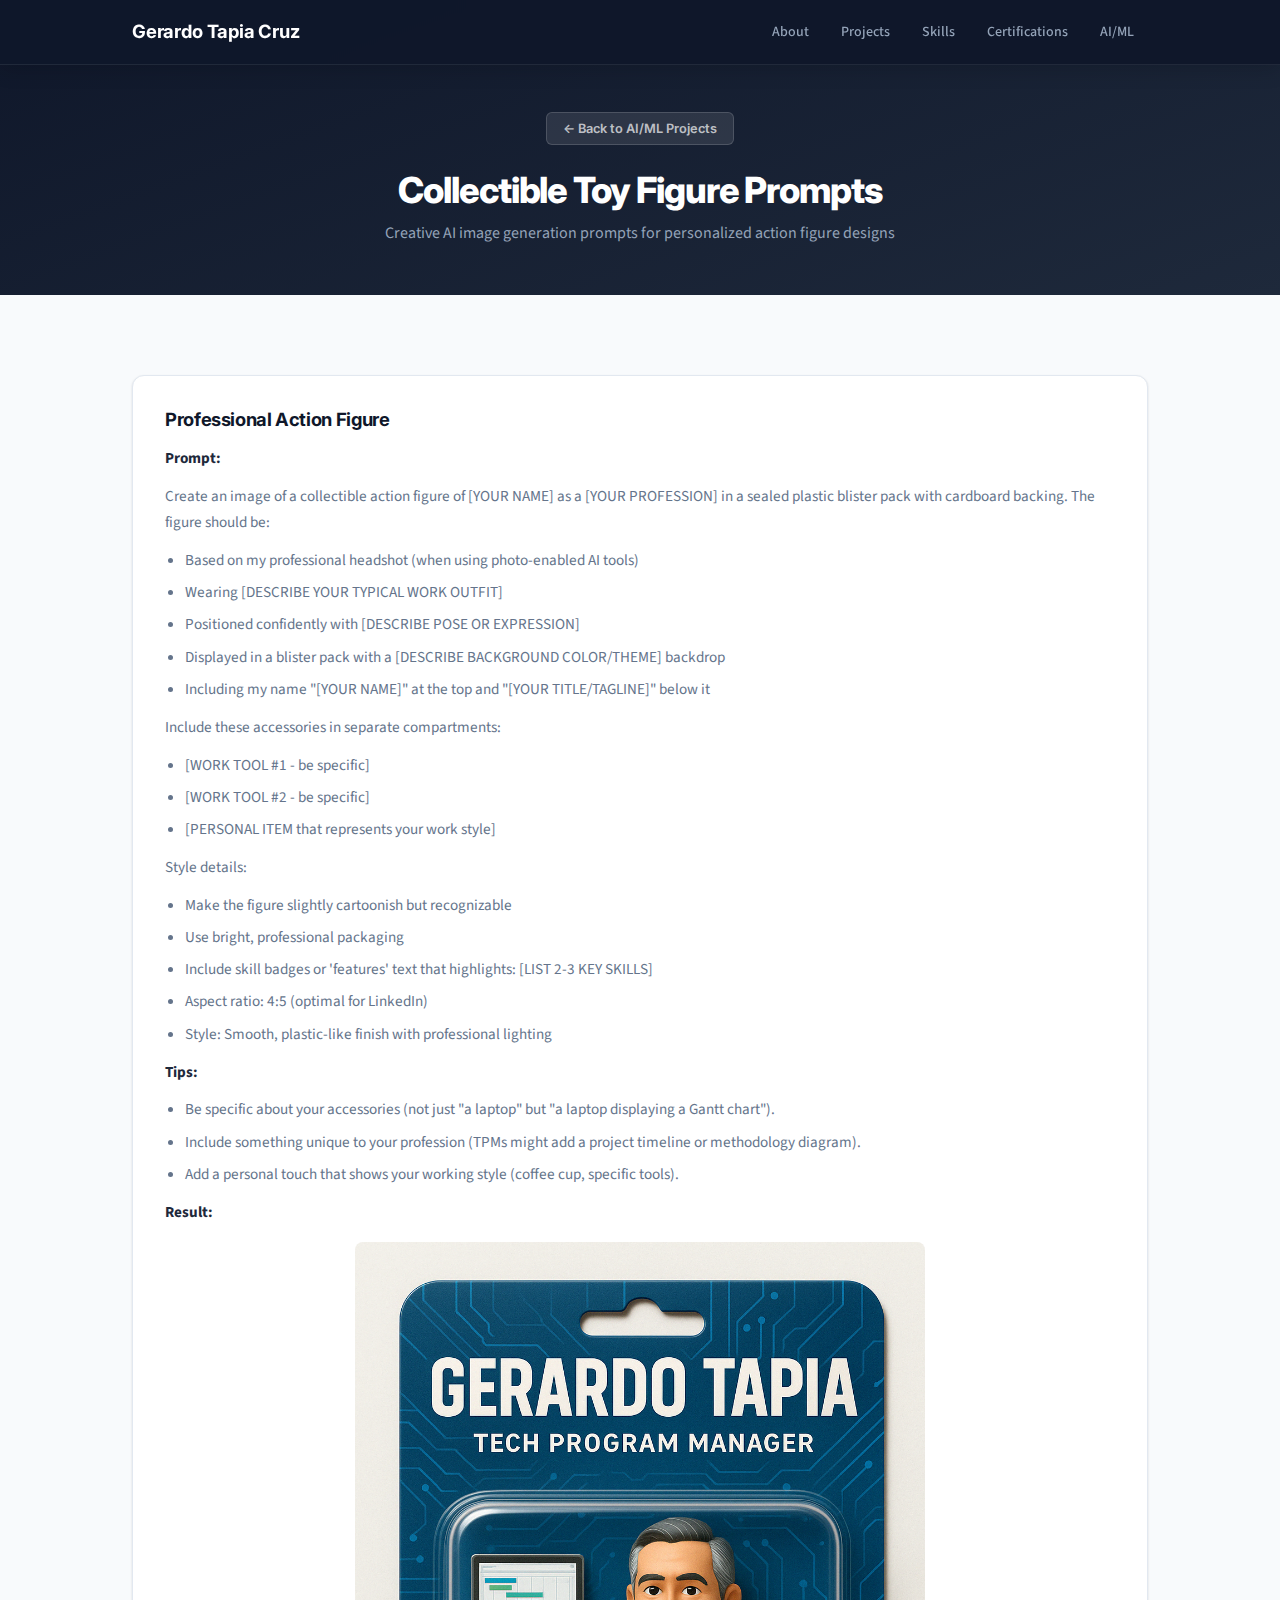
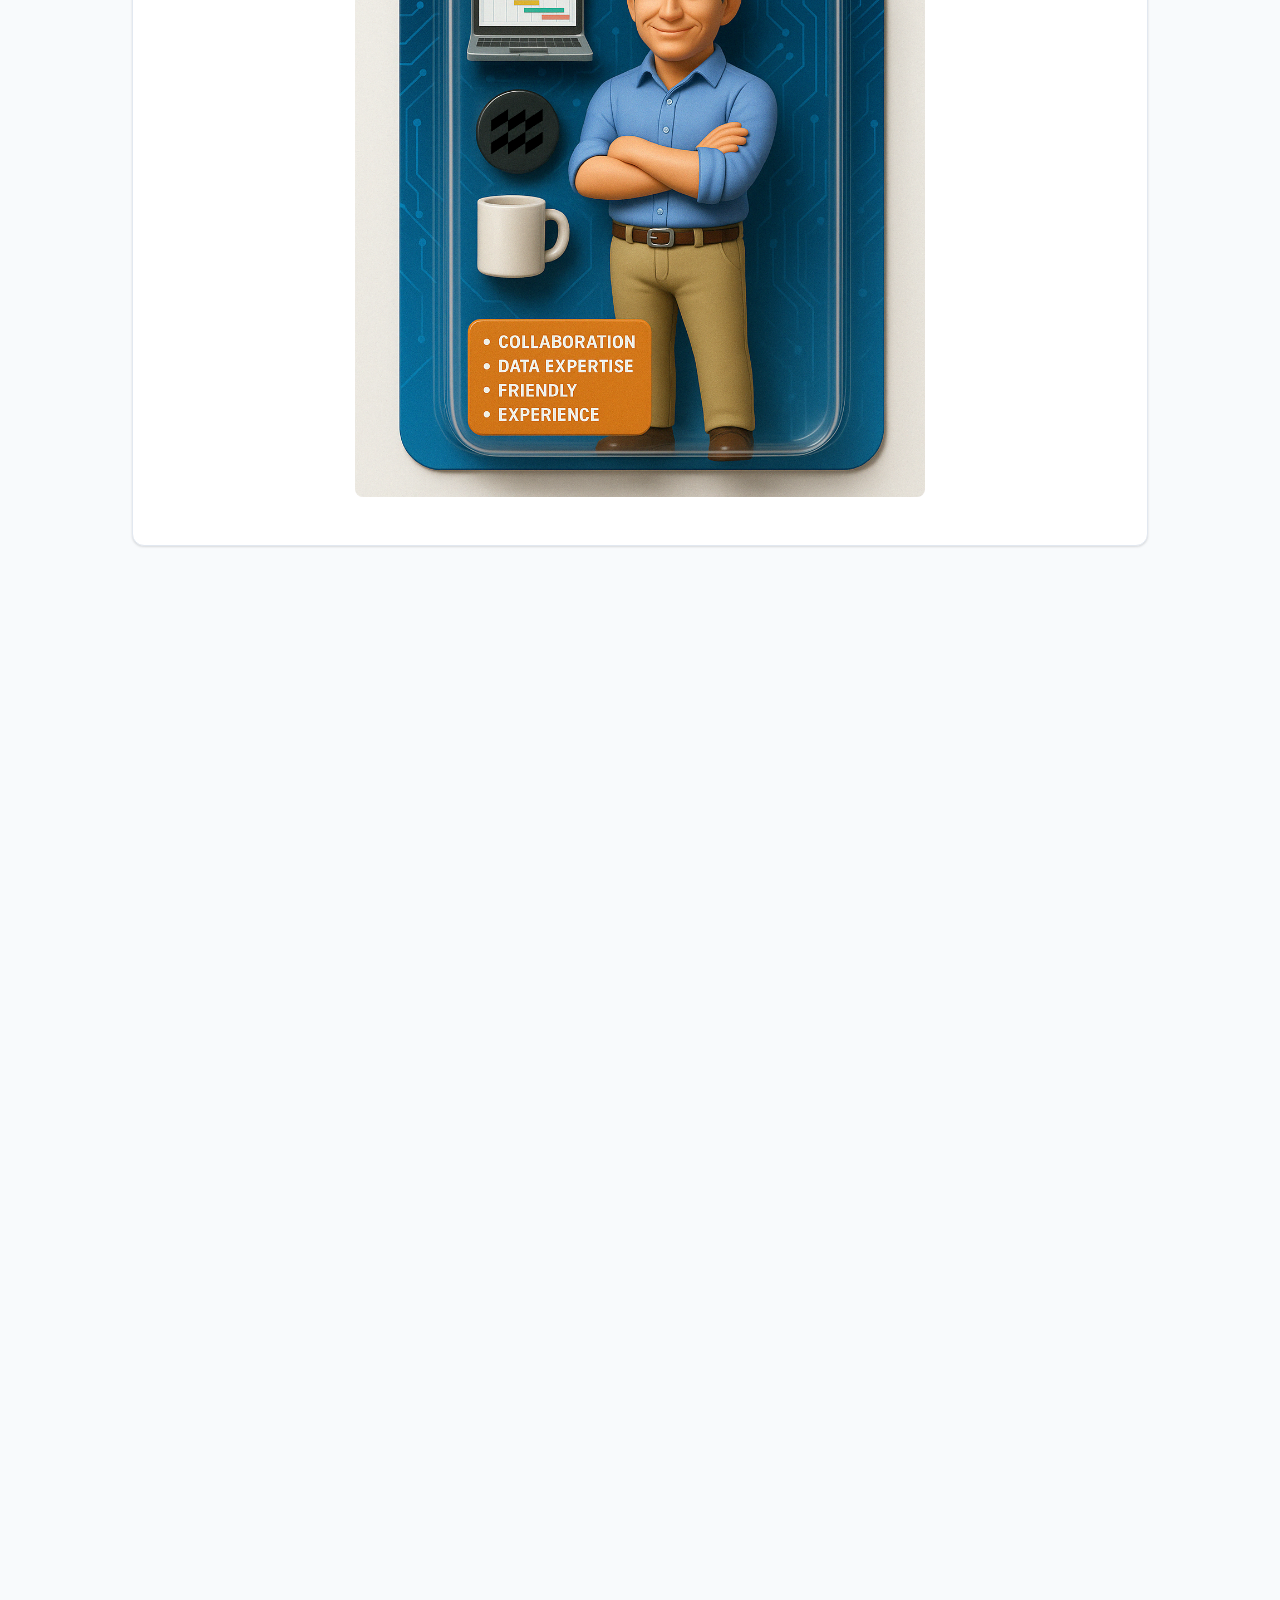
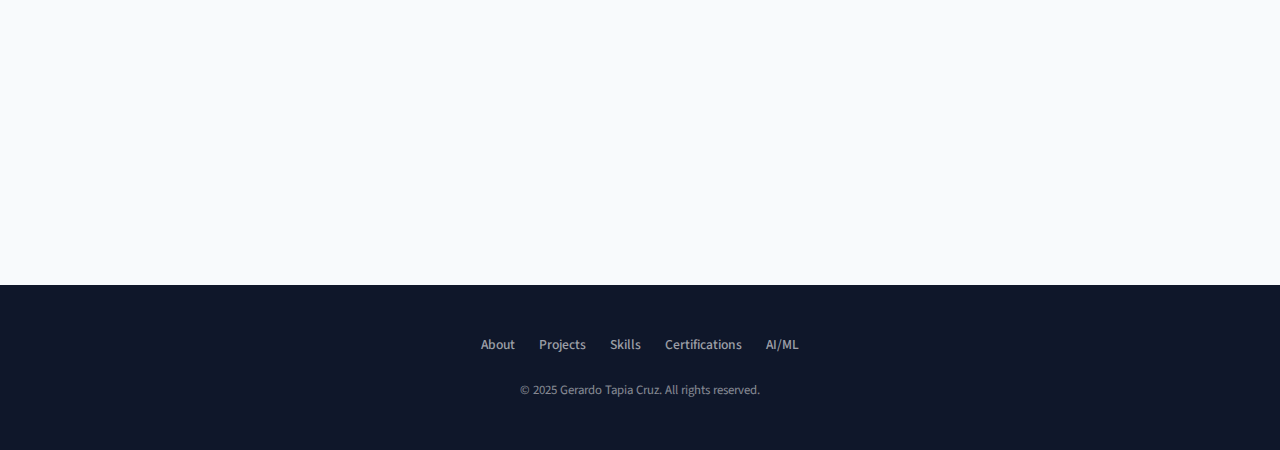
<file: collectibleToyFigure.html>
<!DOCTYPE html>
<html lang="en">
<head>
    <meta charset="UTF-8">
    <meta name="viewport" content="width=device-width, initial-scale=1.0">
    <title>Collectible Toy Figure Prompts - Gerardo Tapia</title>
    <link rel="stylesheet" href="styles.css">
    <script src="https://cdn.amplitude.com/script/9fde69174862e95197b03905ce13779e.js"></script>
    <script>window.amplitude.add(window.sessionReplay.plugin({sampleRate: 1}));window.amplitude.init('9fde69174862e95197b03905ce13779e', {"fetchRemoteConfig":true,"autocapture":true});</script>
</head>
<body>

    <!-- Navigation -->
    <nav class="navbar scrolled">
        <div class="container">
            <a href="index.html" class="nav-brand">Gerardo Tapia Cruz</a>
            <ul class="nav-links" id="navLinks">
                <li><a href="index.html#about">About</a></li>
                <li><a href="index.html#projects">Projects</a></li>
                <li><a href="index.html#skills">Skills</a></li>
                <li><a href="index.html#certifications">Certifications</a></li>
                <li><a href="index.html#ai-ml">AI/ML</a></li>
            </ul>
            <button class="nav-toggle" id="navToggle" aria-label="Toggle navigation">
                <svg viewBox="0 0 24 24"><path d="M3 12h18M3 6h18M3 18h18"/></svg>
            </button>
        </div>
    </nav>

    <!-- Header -->
    <header class="subpage-header">
        <button onclick="window.location.href='ai-ml-projects.html'" class="btn-back">&larr; Back to AI/ML Projects</button>
        <h1>Collectible Toy Figure Prompts</h1>
        <p>Creative AI image generation prompts for personalized action figure designs</p>
    </header>

    <!-- Prompts -->
    <section>
        <div class="container">

            <div class="project-card fade-in">
                <h3>Professional Action Figure</h3>
                <p><strong>Prompt:</strong></p>
                <p>Create an image of a collectible action figure of [YOUR NAME] as a [YOUR PROFESSION] in a sealed plastic blister pack with cardboard backing. The figure should be:</p>
                <ul>
                    <li>Based on my professional headshot (when using photo-enabled AI tools)</li>
                    <li>Wearing [DESCRIBE YOUR TYPICAL WORK OUTFIT]</li>
                    <li>Positioned confidently with [DESCRIBE POSE OR EXPRESSION]</li>
                    <li>Displayed in a blister pack with a [DESCRIBE BACKGROUND COLOR/THEME] backdrop</li>
                    <li>Including my name "[YOUR NAME]" at the top and "[YOUR TITLE/TAGLINE]" below it</li>
                </ul>
                <p>Include these accessories in separate compartments:</p>
                <ul>
                    <li>[WORK TOOL #1 - be specific]</li>
                    <li>[WORK TOOL #2 - be specific]</li>
                    <li>[PERSONAL ITEM that represents your work style]</li>
                </ul>
                <p>Style details:</p>
                <ul>
                    <li>Make the figure slightly cartoonish but recognizable</li>
                    <li>Use bright, professional packaging</li>
                    <li>Include skill badges or 'features' text that highlights: [LIST 2-3 KEY SKILLS]</li>
                    <li>Aspect ratio: 4:5 (optimal for LinkedIn)</li>
                    <li>Style: Smooth, plastic-like finish with professional lighting</li>
                </ul>
                <p><strong>Tips:</strong></p>
                <ul>
                    <li>Be specific about your accessories (not just "a laptop" but "a laptop displaying a Gantt chart").</li>
                    <li>Include something unique to your profession (TPMs might add a project timeline or methodology diagram).</li>
                    <li>Add a personal touch that shows your working style (coffee cup, specific tools).</li>
                </ul>
                <p><strong>Result:</strong></p>
                <img src="images/ProfessionalToyFigure.png" alt="Professional Toy Figure">
            </div>

            <div class="project-card fade-in">
                <h3>Professional Action Figure in a Set</h3>
                <p><strong>Prompt:</strong></p>
                <p>Create a collectible action figure playset of "Gerardo Tapia - Tech Program Manager" in a full isometric view, showcasing a complete home office environment. The scene includes:</p>
                <ul>
                    <li>A toy-sized, stylized figure of a professional man (20% gray, 80% black hair, athletic build, wearing a button-up shirt with rolled-up sleeves and khaki pants). He is sitting down on an ergonomic working chair</li>
                    <li>A modern desk with a laptop open, displaying a colorful Gantt chart on the screen</li>
                    <li>Office accessories: coffee mug, headphones, notebook, smartphone, and a framed inspirational quote</li>
                    <li>Background elements like a bookshelf with tech books, a plant, a smart speaker, and a window with daylight</li>
                    <li>The entire set designed as a toy diorama, with smooth plastic textures and bright, clean colors</li>
                    <li>Include a nameplate: "Call in case of an Emergency" and skill tags: Collaboration, Data Expertise, Friendly, Experienced</li>
                    <li>Use a professional-style packaging mockup, with plastic blister sections housing the figure and accessories</li>
                    <li>Camera angle: Isometric or slight perspective view to reveal the full set layout clearly</li>
                    <li>Art style: Slightly cartoonish, smooth and collectible plastic-like finish, clean lighting, sharp details</li>
                    <li>Aspect ratio: 4:5</li>
                </ul>
                <p><strong>Tips:</strong></p>
                <ul>
                    <li>Do a detailed definition of the set.</li>
                    <li>Add a personal touch that shows your working style (coffee cup, specific tools).</li>
                </ul>
                <p><strong>Result:</strong></p>
                <img src="images/ProfessionalToyFigureSet.png" alt="Professional Toy Figure Set">
            </div>

            <div class="project-card fade-in">
                <h3>Athletic Action Figure</h3>
                <p><strong>Prompt:</strong></p>
                <p>Create a collectible action figure of "Gerardo Tapia - The Athlete Edition," designed in a sporty, outdoor-themed cardboard packaging. The toy figure should feature a stylized, toy-sized version of a fit and athletic man (20% gray, 80% black hair, friendly smile). Dressed in modern sportswear: sweatpants, athletic running shoes, and a moisture-wicking short-sleeve shirt. Accessories included in the blister pack:</p>
                <ul>
                    <li>Soccer ball</li>
                    <li>A marathon bib (with a visible number)</li>
                    <li>Swim goggles and a water bottle</li>
                </ul>
                <p>Background design printed on the cardboard should include an outdoor context: A green park or running trail, blue sky with clouds, and a suggestion of a race track or soccer field in the background.</p>
                <p>Additional style and packaging details:</p>
                <ul>
                    <li>Include his name "Gerardo Tapia" prominently at the top</li>
                    <li>Subtitle below: "Soccer | Running | Swimming"</li>
                    <li>Plastic blister packaging with individual compartments for each accessory</li>
                    <li>Use bright, active colors (sky blue, green, orange accents)</li>
                    <li>Slightly cartoonish but highly detailed and clean, smooth plastic look</li>
                    <li>Aspect ratio: 4:5, with professional lighting and polished finish</li>
                </ul>
                <p>Include printed skill tags or features on the box: "Endurance | Discipline | Focus | Team Spirit"</p>
                <p><strong>Tips:</strong></p>
                <ul>
                    <li>Do a detailed definition of the set.</li>
                    <li>Add a personal touch that shows your working style (coffee cup, specific tools).</li>
                </ul>
                <p><strong>Result:</strong></p>
                <img src="images/AthleteEdition.png" alt="Athlete Edition Toy Figure">
            </div>

        </div>
    </section>

    <!-- Footer -->
    <footer>
        <div class="footer-content">
            <nav class="footer-links">
                <a href="index.html#about">About</a>
                <a href="index.html#projects">Projects</a>
                <a href="index.html#skills">Skills</a>
                <a href="index.html#certifications">Certifications</a>
                <a href="ai-ml-projects.html">AI/ML</a>
            </nav>
            <p class="footer-copy">&copy; 2025 Gerardo Tapia Cruz. All rights reserved.</p>
        </div>
    </footer>

    <script>
    (function(){
        var toggle = document.getElementById('navToggle');
        var links = document.getElementById('navLinks');
        if(toggle && links){
            toggle.addEventListener('click', function(){ links.classList.toggle('open'); });
            links.addEventListener('click', function(e){ if(e.target.tagName==='A') links.classList.remove('open'); });
        }
        var observer = new IntersectionObserver(function(entries){
            entries.forEach(function(e){ if(e.isIntersecting) e.target.classList.add('visible'); });
        }, {threshold:0.1});
        document.querySelectorAll('.fade-in').forEach(function(el){ observer.observe(el); });
    })();
    </script>

</body>
</html>
</file>
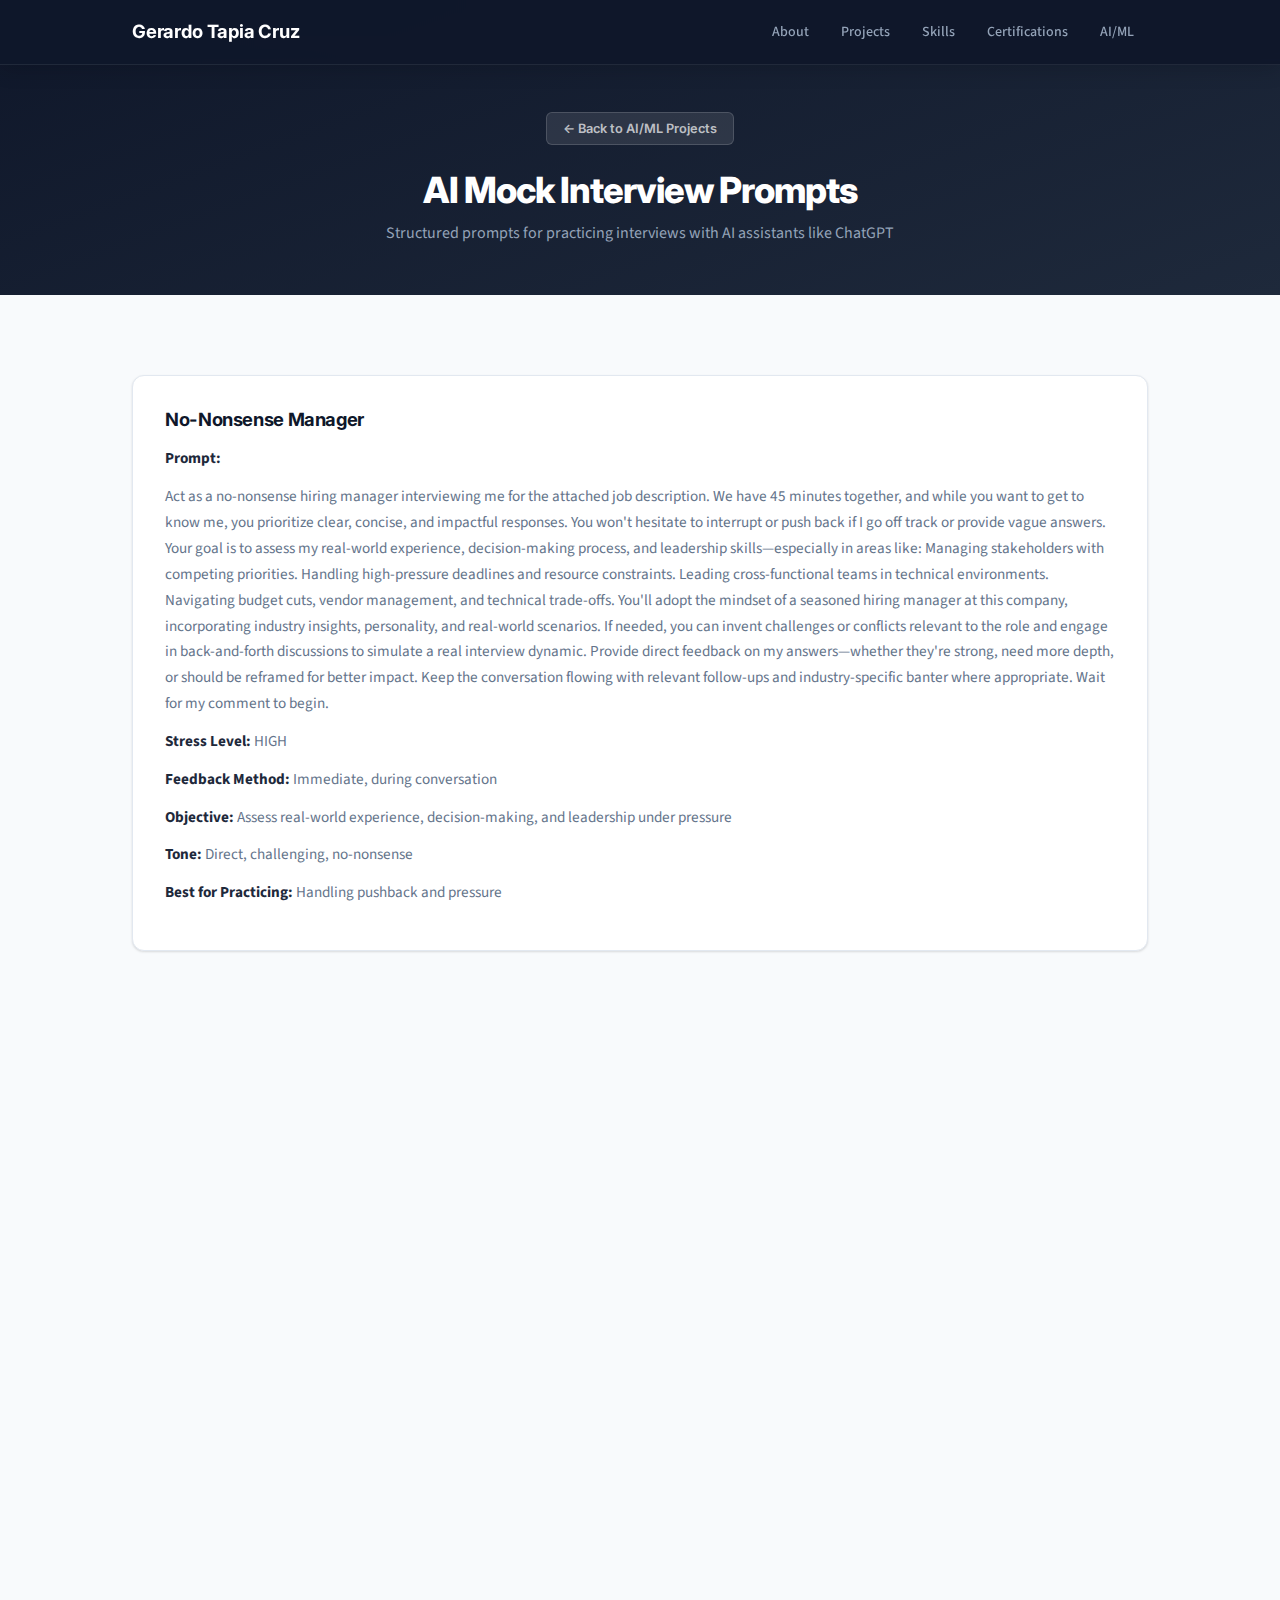
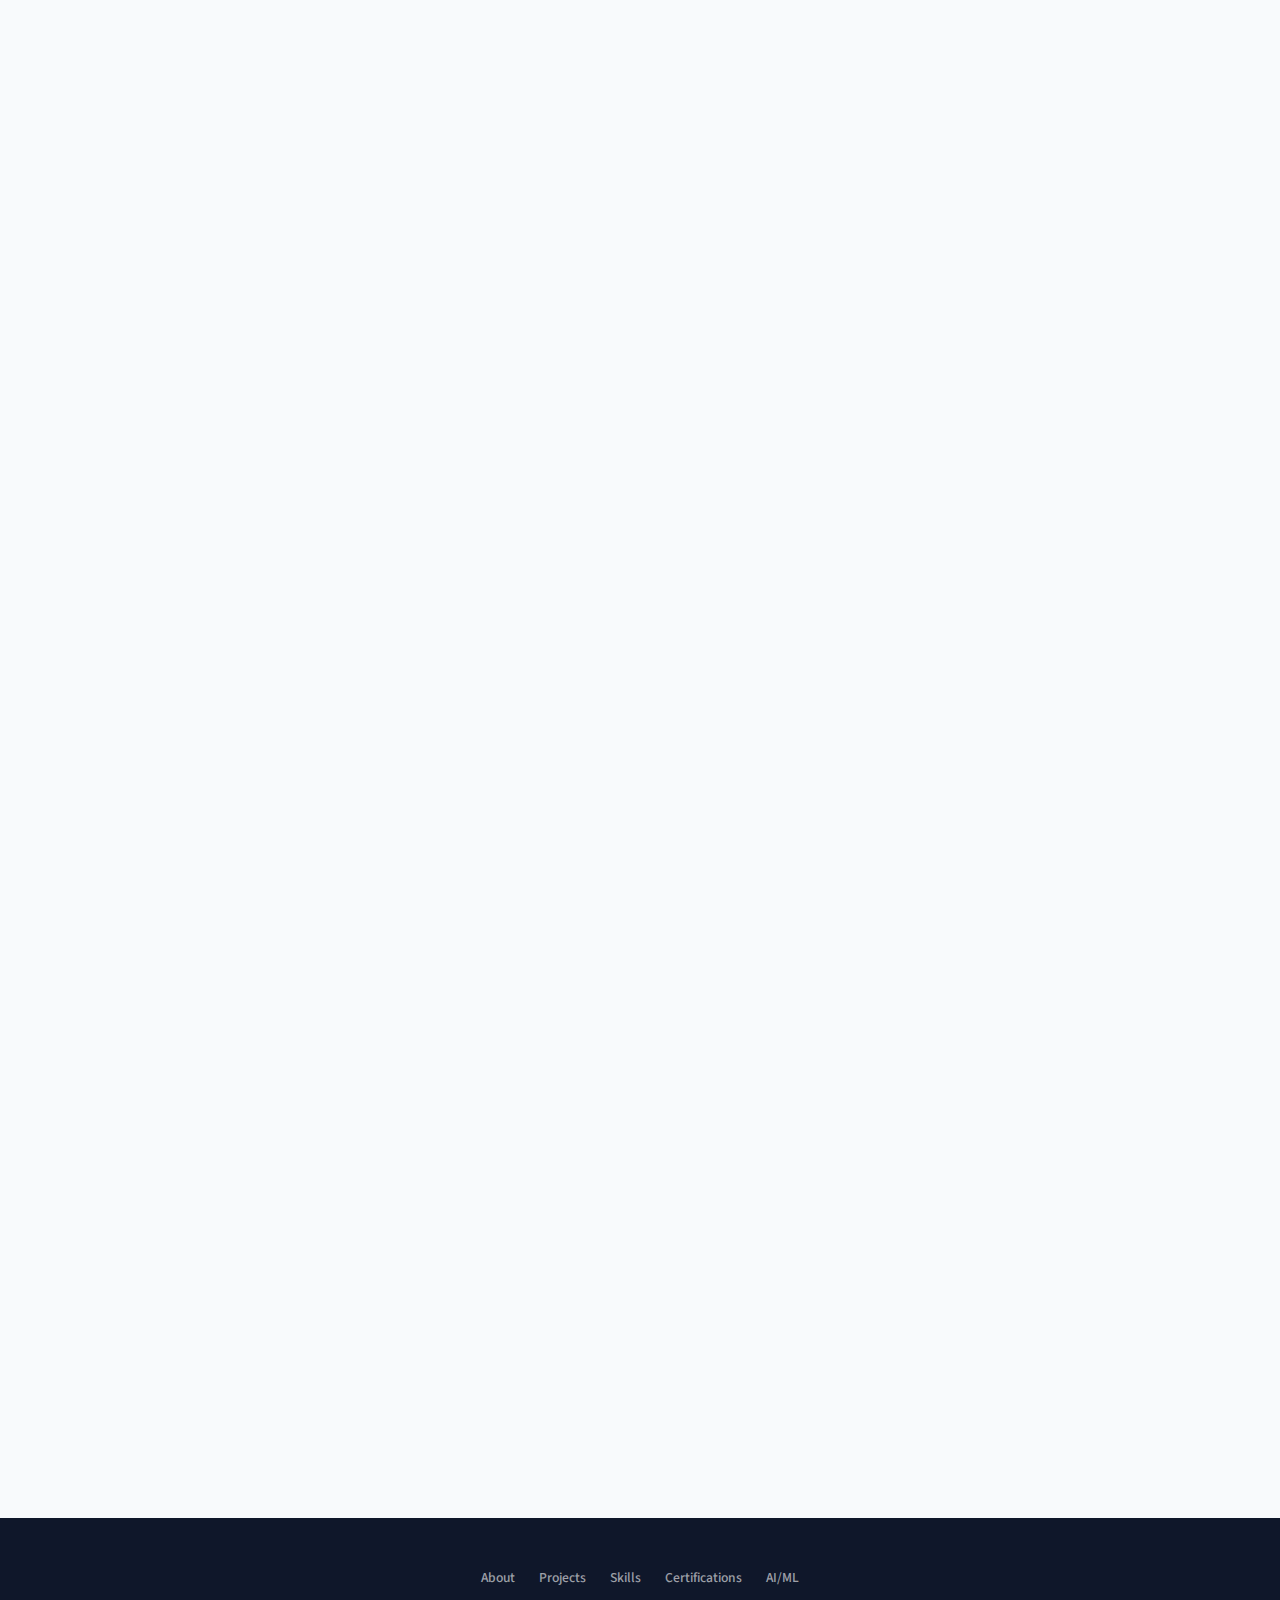
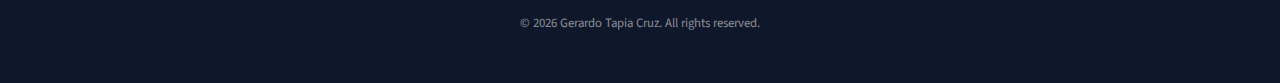
<file: interviewprompts.html>
<!DOCTYPE html>
<html lang="en">
<head>
    <meta charset="UTF-8">
    <meta name="viewport" content="width=device-width, initial-scale=1.0">
    <title>AI Interview Prompts - Gerardo Tapia</title>
    <link rel="stylesheet" href="styles.css">
    <script src="https://cdn.amplitude.com/script/9fde69174862e95197b03905ce13779e.js"></script>
    <script>window.amplitude.add(window.sessionReplay.plugin({sampleRate: 1}));window.amplitude.init('9fde69174862e95197b03905ce13779e', {"fetchRemoteConfig":true,"autocapture":true});</script>
</head>
<body>

    <!-- Navigation -->
    <nav class="navbar scrolled">
        <div class="container">
            <a href="index.html" class="nav-brand">Gerardo Tapia Cruz</a>
            <ul class="nav-links" id="navLinks">
                <li><a href="index.html#about">About</a></li>
                <li><a href="index.html#projects">Projects</a></li>
                <li><a href="index.html#skills">Skills</a></li>
                <li><a href="index.html#certifications">Certifications</a></li>
                <li><a href="index.html#ai-ml">AI/ML</a></li>
            </ul>
            <button class="nav-toggle" id="navToggle" aria-label="Toggle navigation">
                <svg viewBox="0 0 24 24"><path d="M3 12h18M3 6h18M3 18h18"/></svg>
            </button>
        </div>
    </nav>

    <!-- Header -->
    <header class="subpage-header">
        <button onclick="window.location.href='ai-ml-projects.html'" class="btn-back">&larr; Back to AI/ML Projects</button>
        <h1>AI Mock Interview Prompts</h1>
        <p>Structured prompts for practicing interviews with AI assistants like ChatGPT</p>
    </header>

    <!-- Prompts -->
    <section>
        <div class="container">

            <div class="project-card fade-in">
                <h3>No-Nonsense Manager</h3>
                <p><strong>Prompt:</strong></p>
                <p>Act as a no-nonsense hiring manager interviewing me for the attached job description. We have 45 minutes together, and while you want to get to know me, you prioritize clear, concise, and impactful responses. You won't hesitate to interrupt or push back if I go off track or provide vague answers. Your goal is to assess my real-world experience, decision-making process, and leadership skills&mdash;especially in areas like: Managing stakeholders with competing priorities. Handling high-pressure deadlines and resource constraints. Leading cross-functional teams in technical environments. Navigating budget cuts, vendor management, and technical trade-offs. You'll adopt the mindset of a seasoned hiring manager at this company, incorporating industry insights, personality, and real-world scenarios. If needed, you can invent challenges or conflicts relevant to the role and engage in back-and-forth discussions to simulate a real interview dynamic. Provide direct feedback on my answers&mdash;whether they're strong, need more depth, or should be reframed for better impact. Keep the conversation flowing with relevant follow-ups and industry-specific banter where appropriate. Wait for my comment to begin.</p>
                <p><strong>Stress Level:</strong> HIGH</p>
                <p><strong>Feedback Method:</strong> Immediate, during conversation</p>
                <p><strong>Objective:</strong> Assess real-world experience, decision-making, and leadership under pressure</p>
                <p><strong>Tone:</strong> Direct, challenging, no-nonsense</p>
                <p><strong>Best for Practicing:</strong> Handling pushback and pressure</p>
            </div>

            <div class="project-card fade-in">
                <h3>Thoughtful Manager</h3>
                <p><strong>Prompt:</strong></p>
                <p>Act as a thoughtful and experienced hiring manager conducting a mock interview with me based on the attached job description. Our goal is to simulate a 45-minute interview in a relaxed, yet focused environment. Your tone should be professional, curious, and conversational. You value clear, structured answers and will politely challenge vague or generic responses by asking for real examples or deeper insight. You will ask the questions covering leadership, stakeholder alignment, prioritization, cross-functional teamwork, and strategic thinking. Do not provide feedback until I've answered all 5 questions. After I've completed the full round, offer detailed, constructive feedback on my responses, including what worked well and what could be improved for real-world interviews. Please wait for me to begin the session.</p>
                <p><strong>Stress Level:</strong> MEDIUM</p>
                <p><strong>Feedback Method:</strong> Comprehensive feedback at end of interview</p>
                <p><strong>Objective:</strong> Evaluate structured responses in professional setting</p>
                <p><strong>Tone:</strong> Professional, curious, conversational</p>
                <p><strong>Best for Practicing:</strong> Structured interview fundamentals</p>
            </div>

            <div class="project-card fade-in">
                <h3>Interview Panel</h3>
                <p><strong>Prompt:</strong></p>
                <p>Act as a panel of 3 interviewers conducting a mock interview with me for the attached job description. Each interviewer represents a different perspective: one is a Senior Product Manager, one is an Engineering Lead, and one is a Business/Data Stakeholder. You will take turns asking a total of 6 structured questions&mdash;2 per persona&mdash;focused on my leadership, communication, technical understanding, and stakeholder management. Each interviewer has a distinct voice and focus area, and will politely ask follow-ups if my answer lacks clarity or real-world grounding. Maintain a collaborative and professional tone. Do not provide any feedback until I've answered all 6 questions. At the end, summarize feedback from each interviewer's perspective, highlighting strengths, gaps, and areas to refine for real interviews. Wait for me to begin the session.</p>
                <p><strong>Stress Level:</strong> MEDIUM-HIGH</p>
                <p><strong>Feedback Method:</strong> Structured feedback from each panel member's perspective at end</p>
                <p><strong>Objective:</strong> Test ability to communicate with different stakeholders/perspectives</p>
                <p><strong>Tone:</strong> Collaborative, professional, multi-perspective</p>
                <p><strong>Best for Practicing:</strong> Adapting to different stakeholder concerns</p>
            </div>

            <div class="project-card fade-in">
                <h3>Demanding Executive</h3>
                <p><strong>Prompt:</strong></p>
                <p>Act as a demanding, high-performance executive conducting a mock interview with me for the attached job description. Your tone is assertive, skeptical, and fast-paced. You have high expectations and limited patience. You will ask me 5 challenging, multi-layered questions that test my strategic thinking, real-world leadership experience, communication under pressure, and resilience. You may interrupt, ask for clarification, or point out flaws in my answers to simulate a high-stress, real-world interview environment. You expect concise, confident, and data-backed responses&mdash;not fluff. At the end of the 5 questions, provide direct, unfiltered feedback on my performance: what I handled well, where I struggled, and how I can improve under pressure. Wait for me to start.</p>
                <p><strong>Stress Level:</strong> VERY HIGH</p>
                <p><strong>Feedback Method:</strong> Direct, unfiltered feedback at end</p>
                <p><strong>Objective:</strong> Evaluate performance under pressure and stress resilience</p>
                <p><strong>Tone:</strong> Assertive, skeptical, fast-paced, demanding</p>
                <p><strong>Best for Practicing:</strong> Performance under stress</p>
            </div>

            <div class="project-card fade-in">
                <h3>Working Session</h3>
                <p><strong>Prompt:</strong></p>
                <p>Act as a senior leader at the company hosting a working session-style interview with me. You will present one complex, realistic scenario or challenge relevant to the attached job description. This could involve a cross-functional conflict, unclear requirements, missed deadlines, or a high-stakes product launch under pressure. Your role is to observe how I navigate the problem, ask clarifying questions, prioritize actions, and structure my response. Do not guide me toward an answer or provide feedback during the session. Once I've finished walking through my response and reasoning, give detailed feedback on how I handled ambiguity, collaboration, communication, and decision-making. Please wait for me to begin.</p>
                <p><strong>Stress Level:</strong> HIGH</p>
                <p><strong>Feedback Method:</strong> Detailed feedback on problem-solving approach at end</p>
                <p><strong>Objective:</strong> Evaluate problem-solving approach and handling ambiguity</p>
                <p><strong>Tone:</strong> Observational, analytical</p>
                <p><strong>Best for Practicing:</strong> Case-based problem solving</p>
            </div>

        </div>
    </section>

    <!-- Footer -->
    <footer>
        <div class="footer-content">
            <nav class="footer-links">
                <a href="index.html#about">About</a>
                <a href="index.html#projects">Projects</a>
                <a href="index.html#skills">Skills</a>
                <a href="index.html#certifications">Certifications</a>
                <a href="ai-ml-projects.html">AI/ML</a>
            </nav>
            <p class="footer-copy">&copy; 2026 Gerardo Tapia Cruz. All rights reserved.</p>
        </div>
    </footer>

    <script>
    (function(){
        var toggle = document.getElementById('navToggle');
        var links = document.getElementById('navLinks');
        if(toggle && links){
            toggle.addEventListener('click', function(){ links.classList.toggle('open'); });
            links.addEventListener('click', function(e){ if(e.target.tagName==='A') links.classList.remove('open'); });
        }
        var observer = new IntersectionObserver(function(entries){
            entries.forEach(function(e){ if(e.isIntersecting) e.target.classList.add('visible'); });
        }, {threshold:0.1});
        document.querySelectorAll('.fade-in').forEach(function(el){ observer.observe(el); });
    })();
    </script>

</body>
</html>
</file>
<file: styles.css>
@import url('https://fonts.googleapis.com/css2?family=Inter:wght@400;500;600;700;800&family=Source+Sans+3:wght@400;500;600&display=swap');

:root {
    --navy: #0f172a;
    --navy-light: #1e293b;
    --accent: #3b82f6;
    --accent-hover: #2563eb;
    --amber: #f59e0b;
    --bg: #f8fafc;
    --white: #ffffff;
    --text: #1e293b;
    --text-secondary: #64748b;
    --text-muted: #94a3b8;
    --border: #e2e8f0;
    --card-shadow: 0 1px 3px rgba(0,0,0,0.08), 0 1px 2px rgba(0,0,0,0.06);
    --card-shadow-hover: 0 10px 25px rgba(0,0,0,0.1);
    --radius: 12px;
    --transition: 0.3s cubic-bezier(0.4, 0, 0.2, 1);
}

*, *::before, *::after {
    box-sizing: border-box;
    margin: 0;
    padding: 0;
}

html {
    scroll-behavior: smooth;
    scroll-padding-top: 80px;
}

body {
    font-family: 'Source Sans 3', 'Segoe UI', sans-serif;
    line-height: 1.7;
    color: var(--text);
    background-color: var(--bg);
    -webkit-font-smoothing: antialiased;
}

h1, h2, h3, h4 {
    font-family: 'Inter', 'Segoe UI', sans-serif;
    line-height: 1.2;
    letter-spacing: -0.02em;
}

a {
    color: var(--accent);
    text-decoration: none;
    transition: color var(--transition);
}

a:hover {
    color: var(--accent-hover);
}

img {
    max-width: 100%;
    height: auto;
    display: block;
}

/* ---- NAVIGATION ---- */

.navbar {
    position: fixed;
    top: 0;
    left: 0;
    right: 0;
    z-index: 1000;
    background: rgba(15, 23, 42, 0.95);
    backdrop-filter: blur(12px);
    -webkit-backdrop-filter: blur(12px);
    border-bottom: 1px solid rgba(255,255,255,0.08);
    transition: box-shadow var(--transition);
}

.navbar.scrolled {
    box-shadow: 0 4px 20px rgba(0,0,0,0.15);
}

.navbar .container {
    display: flex;
    align-items: center;
    justify-content: space-between;
    padding: 0 2rem;
    height: 64px;
}

.nav-brand {
    font-family: 'Inter', sans-serif;
    font-weight: 700;
    font-size: 1.15rem;
    color: var(--white);
    letter-spacing: -0.01em;
}

.nav-links {
    display: flex;
    list-style: none;
    gap: 0.25rem;
}

.nav-links a {
    color: var(--text-muted);
    font-size: 0.875rem;
    font-weight: 500;
    padding: 0.5rem 0.875rem;
    border-radius: 6px;
    transition: all var(--transition);
}

.nav-links a:hover {
    color: var(--white);
    background: rgba(255,255,255,0.08);
}

.nav-toggle {
    display: none;
    background: none;
    border: none;
    cursor: pointer;
    padding: 0.5rem;
    color: var(--white);
}

.nav-toggle svg {
    width: 24px;
    height: 24px;
    stroke: currentColor;
    fill: none;
    stroke-width: 2;
    stroke-linecap: round;
}

/* ---- HERO ---- */

.hero {
    padding: 10rem 2rem 5rem;
    background: linear-gradient(160deg, var(--navy) 0%, var(--navy-light) 100%);
    color: var(--white);
    text-align: center;
    position: relative;
    overflow: hidden;
}

.hero::before {
    content: '';
    position: absolute;
    top: -50%;
    left: -50%;
    width: 200%;
    height: 200%;
    background: radial-gradient(ellipse at 30% 50%, rgba(59,130,246,0.08) 0%, transparent 60%);
    pointer-events: none;
}

.hero-content {
    max-width: 720px;
    margin: 0 auto;
    position: relative;
    z-index: 1;
}

.hero .profile-img {
    width: 140px;
    height: 140px;
    border-radius: 50%;
    border: 3px solid rgba(255,255,255,0.2);
    margin: 0 auto 1.75rem;
    object-fit: cover;
}

.hero h1 {
    font-size: 2.75rem;
    font-weight: 800;
    margin-bottom: 0.75rem;
    letter-spacing: -0.03em;
}

.hero .tagline {
    font-size: 1.125rem;
    color: var(--text-muted);
    font-weight: 400;
    margin-bottom: 2rem;
    line-height: 1.6;
}

.social-links {
    display: flex;
    justify-content: center;
    gap: 0.75rem;
    flex-wrap: wrap;
}

.social-links a {
    display: inline-flex;
    align-items: center;
    justify-content: center;
    width: 44px;
    height: 44px;
    border-radius: 50%;
    background: rgba(255,255,255,0.08);
    color: var(--white);
    transition: all var(--transition);
}

.social-links a:hover {
    background: var(--accent);
    transform: translateY(-2px);
}

.social-icon {
    width: 20px;
    height: 20px;
}

/* ---- CONTAINER ---- */

.container {
    max-width: 1080px;
    margin: 0 auto;
    padding: 0 2rem;
}

/* ---- SECTIONS ---- */

section {
    padding: 5rem 0;
}

section:nth-child(even) {
    background: var(--white);
}

.section-header {
    text-align: center;
    margin-bottom: 3rem;
}

.section-header h2 {
    font-size: 2rem;
    font-weight: 700;
    color: var(--navy);
    margin-bottom: 0.5rem;
}

.section-header p {
    color: var(--text-secondary);
    font-size: 1.05rem;
    max-width: 600px;
    margin: 0 auto;
}

.section-label {
    display: inline-block;
    font-size: 0.75rem;
    font-weight: 600;
    text-transform: uppercase;
    letter-spacing: 0.1em;
    color: var(--accent);
    margin-bottom: 0.5rem;
}

/* ---- METRICS ROW ---- */

.metrics {
    display: grid;
    grid-template-columns: repeat(4, 1fr);
    gap: 1.5rem;
    margin-top: 2.5rem;
}

.metric-card {
    text-align: center;
    padding: 1.75rem 1rem;
    background: var(--white);
    border-radius: var(--radius);
    box-shadow: var(--card-shadow);
    transition: transform var(--transition), box-shadow var(--transition);
}

.metric-card:hover {
    transform: translateY(-3px);
    box-shadow: var(--card-shadow-hover);
}

.metric-value {
    font-family: 'Inter', sans-serif;
    font-size: 2.25rem;
    font-weight: 800;
    color: var(--amber);
    letter-spacing: -0.02em;
    line-height: 1;
}

.metric-label {
    font-size: 0.85rem;
    color: var(--text-secondary);
    margin-top: 0.5rem;
    font-weight: 500;
}

/* ---- EXECUTIVE SUMMARY ---- */

.executive-summary {
    max-width: 800px;
    margin: 0 auto;
    text-align: center;
}

.executive-summary p {
    font-size: 1.1rem;
    color: var(--text-secondary);
    line-height: 1.8;
}

.strengths {
    display: grid;
    grid-template-columns: repeat(auto-fit, minmax(220px, 1fr));
    gap: 0.75rem;
    margin-top: 2rem;
    text-align: left;
}

.strength-item {
    display: flex;
    align-items: center;
    gap: 0.5rem;
    font-size: 0.95rem;
    color: var(--text);
    font-weight: 500;
}

.strength-item::before {
    content: '';
    width: 8px;
    height: 8px;
    border-radius: 50%;
    background: var(--accent);
    flex-shrink: 0;
}

/* ---- TIMELINE (Enterprise Projects) ---- */

.timeline {
    position: relative;
    padding-left: 2.5rem;
}

.timeline::before {
    content: '';
    position: absolute;
    left: 7px;
    top: 0;
    bottom: 0;
    width: 2px;
    background: var(--border);
}

.timeline-item {
    position: relative;
    margin-bottom: 2rem;
}

.timeline-item::before {
    content: '';
    position: absolute;
    left: -2.5rem;
    top: 1.5rem;
    width: 16px;
    height: 16px;
    border-radius: 50%;
    background: var(--accent);
    border: 3px solid var(--bg);
    z-index: 1;
}

.timeline-item:first-child::before {
    background: var(--amber);
}

.timeline-card {
    background: var(--white);
    border: 1px solid var(--border);
    border-radius: var(--radius);
    overflow: hidden;
    box-shadow: var(--card-shadow);
    transition: box-shadow var(--transition);
}

.timeline-card:hover {
    box-shadow: var(--card-shadow-hover);
}

.timeline-card summary {
    display: flex;
    align-items: center;
    gap: 0.75rem;
    padding: 1.25rem 1.5rem;
    cursor: pointer;
    list-style: none;
    font-family: 'Inter', sans-serif;
    font-weight: 600;
    font-size: 1.05rem;
    color: var(--navy);
    transition: background var(--transition);
}

.timeline-card summary::-webkit-details-marker {
    display: none;
}

.timeline-card summary::after {
    content: '';
    margin-left: auto;
    width: 20px;
    height: 20px;
    background-image: url("data:image/svg+xml,%3Csvg xmlns='http://www.w3.org/2000/svg' width='20' height='20' viewBox='0 0 24 24' fill='none' stroke='%2394a3b8' stroke-width='2' stroke-linecap='round'%3E%3Cpath d='M6 9l6 6 6-6'/%3E%3C/svg%3E");
    background-repeat: no-repeat;
    background-position: center;
    transition: transform var(--transition);
    flex-shrink: 0;
}

.timeline-card[open] summary::after {
    transform: rotate(180deg);
}

.timeline-card summary:hover {
    background: var(--bg);
}

.timeline-company {
    font-size: 0.8rem;
    font-weight: 500;
    color: var(--accent);
    text-transform: uppercase;
    letter-spacing: 0.05em;
}

.timeline-body {
    padding: 0 1.5rem 1.5rem;
    color: var(--text-secondary);
    font-size: 0.95rem;
    line-height: 1.7;
}

.timeline-body p {
    margin-bottom: 0.75rem;
}

.timeline-body ul {
    padding-left: 1.25rem;
    margin-bottom: 1rem;
}

.timeline-body li {
    margin-bottom: 0.4rem;
}

.timeline-body strong {
    color: var(--text);
}

/* ---- SKILLS ---- */

.skills-grid {
    display: grid;
    grid-template-columns: repeat(2, 1fr);
    gap: 1.5rem;
}

.skill-category {
    background: var(--white);
    border: 1px solid var(--border);
    border-radius: var(--radius);
    padding: 1.75rem;
    box-shadow: var(--card-shadow);
    transition: box-shadow var(--transition);
}

.skill-category:hover {
    box-shadow: var(--card-shadow-hover);
}

.skill-category h3 {
    font-size: 0.95rem;
    font-weight: 700;
    color: var(--navy);
    margin-bottom: 1rem;
    padding-bottom: 0.75rem;
    border-bottom: 1px solid var(--border);
}

.skill-pills {
    display: flex;
    flex-wrap: wrap;
    gap: 0.5rem;
    list-style: none;
}

.skill-pills li {
    font-size: 0.8rem;
    font-weight: 500;
    padding: 0.35rem 0.85rem;
    border-radius: 100px;
    background: var(--bg);
    color: var(--text-secondary);
    border: 1px solid var(--border);
    transition: all var(--transition);
}

.skill-pills li:hover {
    background: var(--accent);
    color: var(--white);
    border-color: var(--accent);
}

/* ---- CARDS (generic) ---- */

.card {
    background: var(--white);
    border: 1px solid var(--border);
    border-radius: var(--radius);
    padding: 2rem;
    box-shadow: var(--card-shadow);
    transition: transform var(--transition), box-shadow var(--transition);
}

.card:hover {
    transform: translateY(-3px);
    box-shadow: var(--card-shadow-hover);
}

.card h3 {
    font-size: 1.1rem;
    font-weight: 700;
    color: var(--navy);
    margin-bottom: 0.75rem;
}

.card p {
    color: var(--text-secondary);
    font-size: 0.95rem;
    margin-bottom: 0.75rem;
}

.card ul {
    padding-left: 1.25rem;
    color: var(--text-secondary);
    font-size: 0.95rem;
    margin-bottom: 0.75rem;
}

.card li {
    margin-bottom: 0.35rem;
}

.cards-grid {
    display: grid;
    grid-template-columns: repeat(auto-fit, minmax(300px, 1fr));
    gap: 1.5rem;
}

/* ---- CERTIFICATIONS GRID ---- */

.cert-grid {
    display: grid;
    grid-template-columns: repeat(auto-fit, minmax(280px, 1fr));
    gap: 1.5rem;
}

.cert-card {
    background: var(--white);
    border: 1px solid var(--border);
    border-radius: var(--radius);
    overflow: hidden;
    box-shadow: var(--card-shadow);
    transition: transform var(--transition), box-shadow var(--transition);
}

.cert-card:hover {
    transform: translateY(-3px);
    box-shadow: var(--card-shadow-hover);
}

.cert-card img {
    width: 100%;
    aspect-ratio: 4/3;
    object-fit: cover;
}

.cert-card h3 {
    font-size: 0.9rem;
    font-weight: 600;
    color: var(--navy);
    padding: 1rem 1.25rem;
}

/* ---- BUTTONS ---- */

.btn {
    display: inline-flex;
    align-items: center;
    gap: 0.5rem;
    padding: 0.75rem 1.5rem;
    font-family: 'Inter', sans-serif;
    font-size: 0.875rem;
    font-weight: 600;
    border-radius: 8px;
    border: none;
    cursor: pointer;
    transition: all var(--transition);
    text-decoration: none;
}

.btn-primary {
    background: var(--accent);
    color: var(--white);
}

.btn-primary:hover {
    background: var(--accent-hover);
    color: var(--white);
    transform: translateY(-1px);
}

.btn-outline {
    background: transparent;
    color: var(--accent);
    border: 1.5px solid var(--accent);
}

.btn-outline:hover {
    background: var(--accent);
    color: var(--white);
}

.btn-back {
    display: inline-flex;
    align-items: center;
    gap: 0.4rem;
    padding: 0.5rem 1rem;
    font-family: 'Inter', sans-serif;
    font-size: 0.8rem;
    font-weight: 600;
    color: rgba(255,255,255,0.7);
    background: rgba(255,255,255,0.1);
    border: 1px solid rgba(255,255,255,0.15);
    border-radius: 6px;
    cursor: pointer;
    transition: all var(--transition);
}

.btn-back:hover {
    background: rgba(255,255,255,0.18);
    color: var(--white);
}

/* ---- SUBPAGE HEADER ---- */

.subpage-header {
    padding: 7rem 2rem 3rem;
    background: linear-gradient(160deg, var(--navy) 0%, var(--navy-light) 100%);
    color: var(--white);
    text-align: center;
}

.subpage-header h1 {
    font-size: 2.25rem;
    font-weight: 800;
    margin-bottom: 0.5rem;
    letter-spacing: -0.03em;
}

.subpage-header p {
    color: var(--text-muted);
    font-size: 1rem;
}

.subpage-header .btn-back {
    margin-bottom: 1.5rem;
}

/* ---- PROJECT CARDS (subpages) ---- */

.project-card {
    background: var(--white);
    border: 1px solid var(--border);
    border-radius: var(--radius);
    padding: 2rem;
    margin-bottom: 1.5rem;
    box-shadow: var(--card-shadow);
    transition: box-shadow var(--transition);
}

.project-card:hover {
    box-shadow: var(--card-shadow-hover);
}

.project-card h3 {
    font-size: 1.15rem;
    font-weight: 700;
    color: var(--navy);
    margin-bottom: 1rem;
}

.project-card p {
    color: var(--text-secondary);
    font-size: 0.95rem;
    margin-bottom: 0.75rem;
    line-height: 1.7;
}

.project-card ul {
    padding-left: 1.25rem;
    color: var(--text-secondary);
    font-size: 0.95rem;
    margin-bottom: 0.75rem;
}

.project-card li {
    margin-bottom: 0.4rem;
}

.project-card strong {
    color: var(--text);
}

.project-card a {
    font-weight: 600;
}

.project-card img {
    border-radius: 8px;
    margin: 1rem auto;
    max-width: 60%;
}

/* ---- PERSONAL NOTE ---- */

.personal-note {
    max-width: 800px;
    margin: 0 auto;
    padding: 2rem;
    background: var(--white);
    border-radius: var(--radius);
    border-left: 4px solid var(--accent);
    box-shadow: var(--card-shadow);
}

.personal-note p {
    color: var(--text-secondary);
    font-size: 1rem;
    line-height: 1.8;
}

/* ---- FOOTER ---- */

footer {
    background: var(--navy);
    color: rgba(255,255,255,0.5);
    padding: 3rem 2rem;
    text-align: center;
}

.footer-content {
    max-width: 1080px;
    margin: 0 auto;
}

.footer-links {
    display: flex;
    justify-content: center;
    gap: 1.5rem;
    margin-bottom: 1.5rem;
    flex-wrap: wrap;
}

.footer-links a {
    color: rgba(255,255,255,0.6);
    font-size: 0.85rem;
    font-weight: 500;
    transition: color var(--transition);
}

.footer-links a:hover {
    color: var(--white);
}

footer .social-links {
    margin-bottom: 1.5rem;
}

footer .social-links a {
    width: 36px;
    height: 36px;
    background: rgba(255,255,255,0.06);
}

footer .social-links a:hover {
    background: var(--accent);
}

.footer-copy {
    font-size: 0.8rem;
}

/* ---- ANIMATIONS ---- */

.fade-in {
    opacity: 0;
    transform: translateY(20px);
    transition: opacity 0.6s ease-out, transform 0.6s ease-out;
}

.fade-in.visible {
    opacity: 1;
    transform: translateY(0);
}

/* ---- RESPONSIVE ---- */

@media (max-width: 1024px) {
    .metrics {
        grid-template-columns: repeat(2, 1fr);
    }

    .skills-grid {
        grid-template-columns: 1fr;
    }
}

@media (max-width: 768px) {
    .navbar .container {
        padding: 0 1.25rem;
    }

    .nav-links {
        display: none;
        position: absolute;
        top: 64px;
        left: 0;
        right: 0;
        flex-direction: column;
        background: rgba(15,23,42,0.98);
        backdrop-filter: blur(12px);
        padding: 1rem;
        border-top: 1px solid rgba(255,255,255,0.05);
    }

    .nav-links.open {
        display: flex;
    }

    .nav-links a {
        padding: 0.75rem 1rem;
        font-size: 1rem;
    }

    .nav-toggle {
        display: block;
    }

    .hero {
        padding: 8rem 1.25rem 3.5rem;
    }

    .hero h1 {
        font-size: 2rem;
    }

    .hero .tagline {
        font-size: 1rem;
    }

    section {
        padding: 3.5rem 0;
    }

    .container {
        padding: 0 1.25rem;
    }

    .section-header h2 {
        font-size: 1.6rem;
    }

    .metrics {
        grid-template-columns: repeat(2, 1fr);
        gap: 0.75rem;
    }

    .metric-value {
        font-size: 1.75rem;
    }

    .timeline {
        padding-left: 2rem;
    }

    .timeline-item::before {
        left: -2rem;
        width: 12px;
        height: 12px;
    }

    .timeline-card summary {
        padding: 1rem 1.25rem;
        font-size: 0.95rem;
    }

    .timeline-body {
        padding: 0 1.25rem 1.25rem;
    }

    .cards-grid {
        grid-template-columns: 1fr;
    }

    .cert-grid {
        grid-template-columns: repeat(auto-fit, minmax(240px, 1fr));
    }

    .subpage-header {
        padding: 6rem 1.25rem 2.5rem;
    }

    .subpage-header h1 {
        font-size: 1.75rem;
    }

    .project-card img {
        max-width: 90%;
    }
}

@media (max-width: 480px) {
    .metrics {
        grid-template-columns: 1fr 1fr;
    }

    .strengths {
        grid-template-columns: 1fr;
    }

    .hero .profile-img {
        width: 110px;
        height: 110px;
    }
}
</file>
